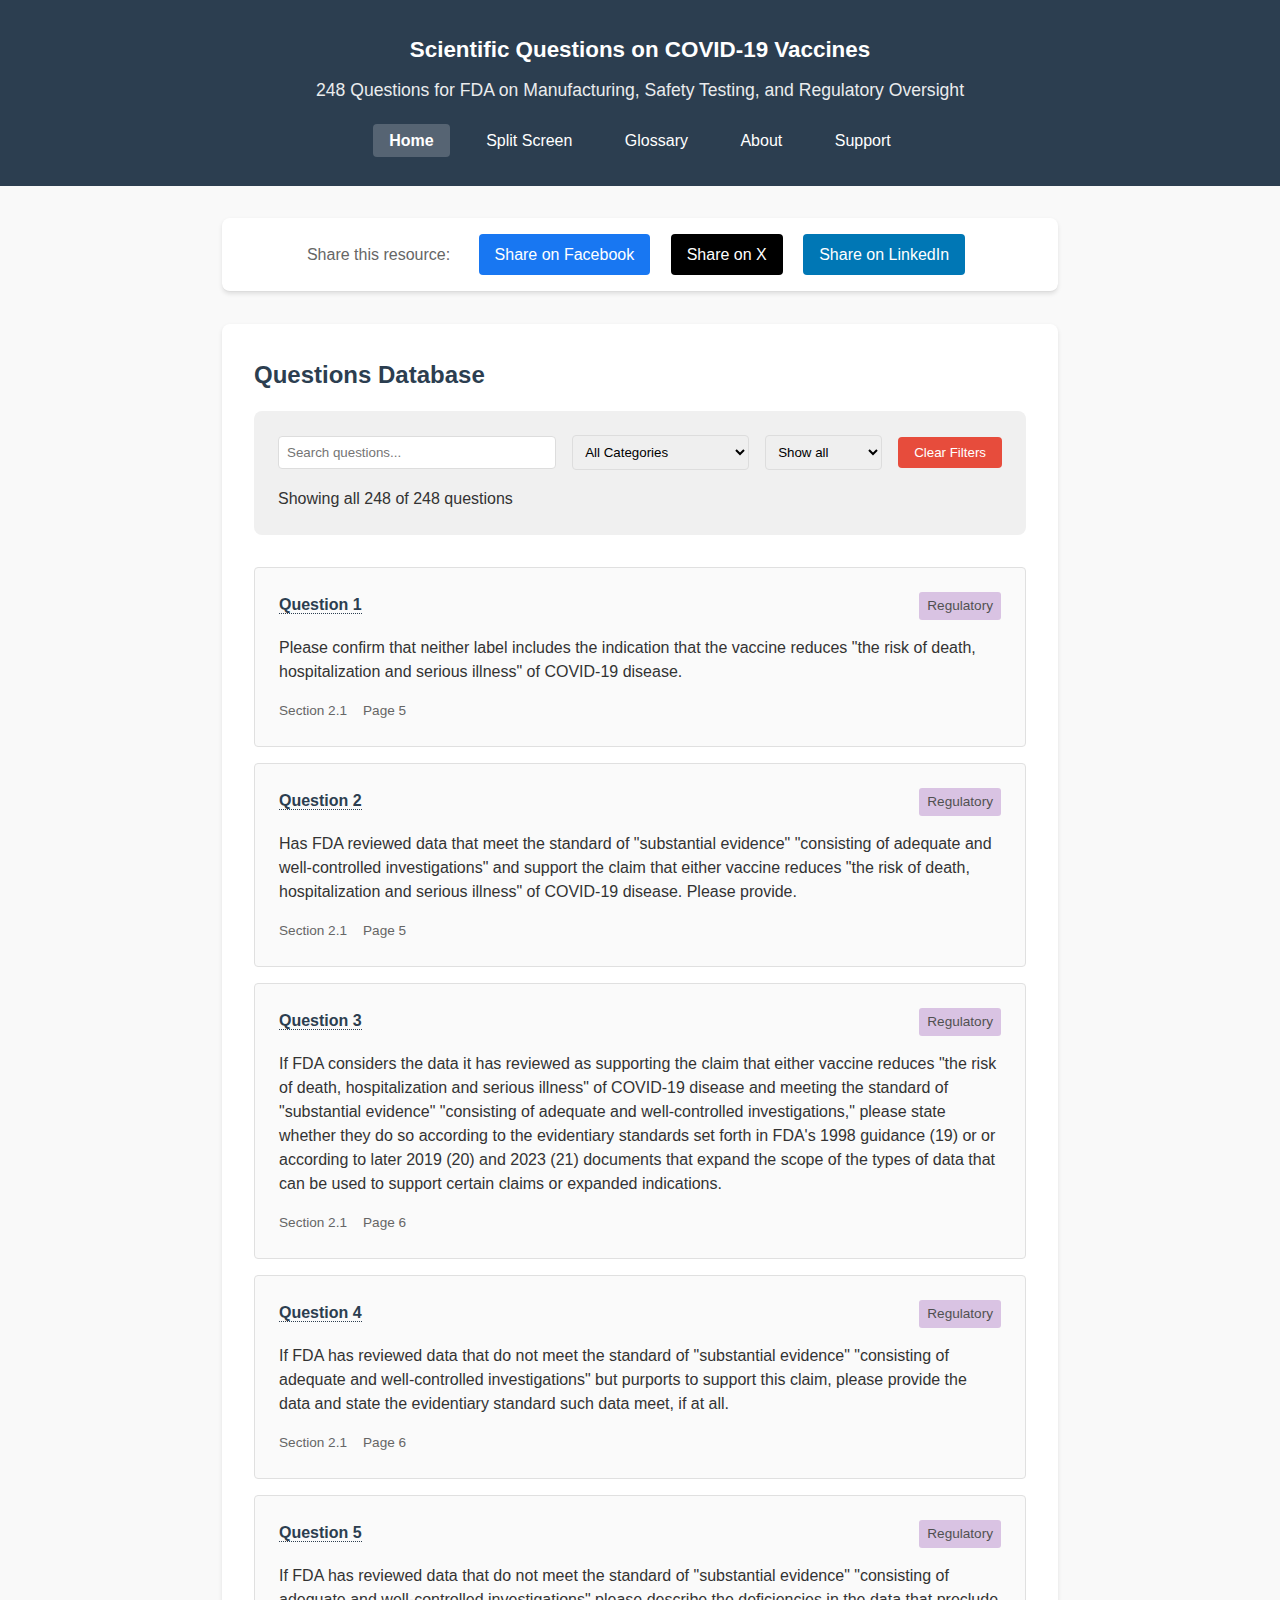
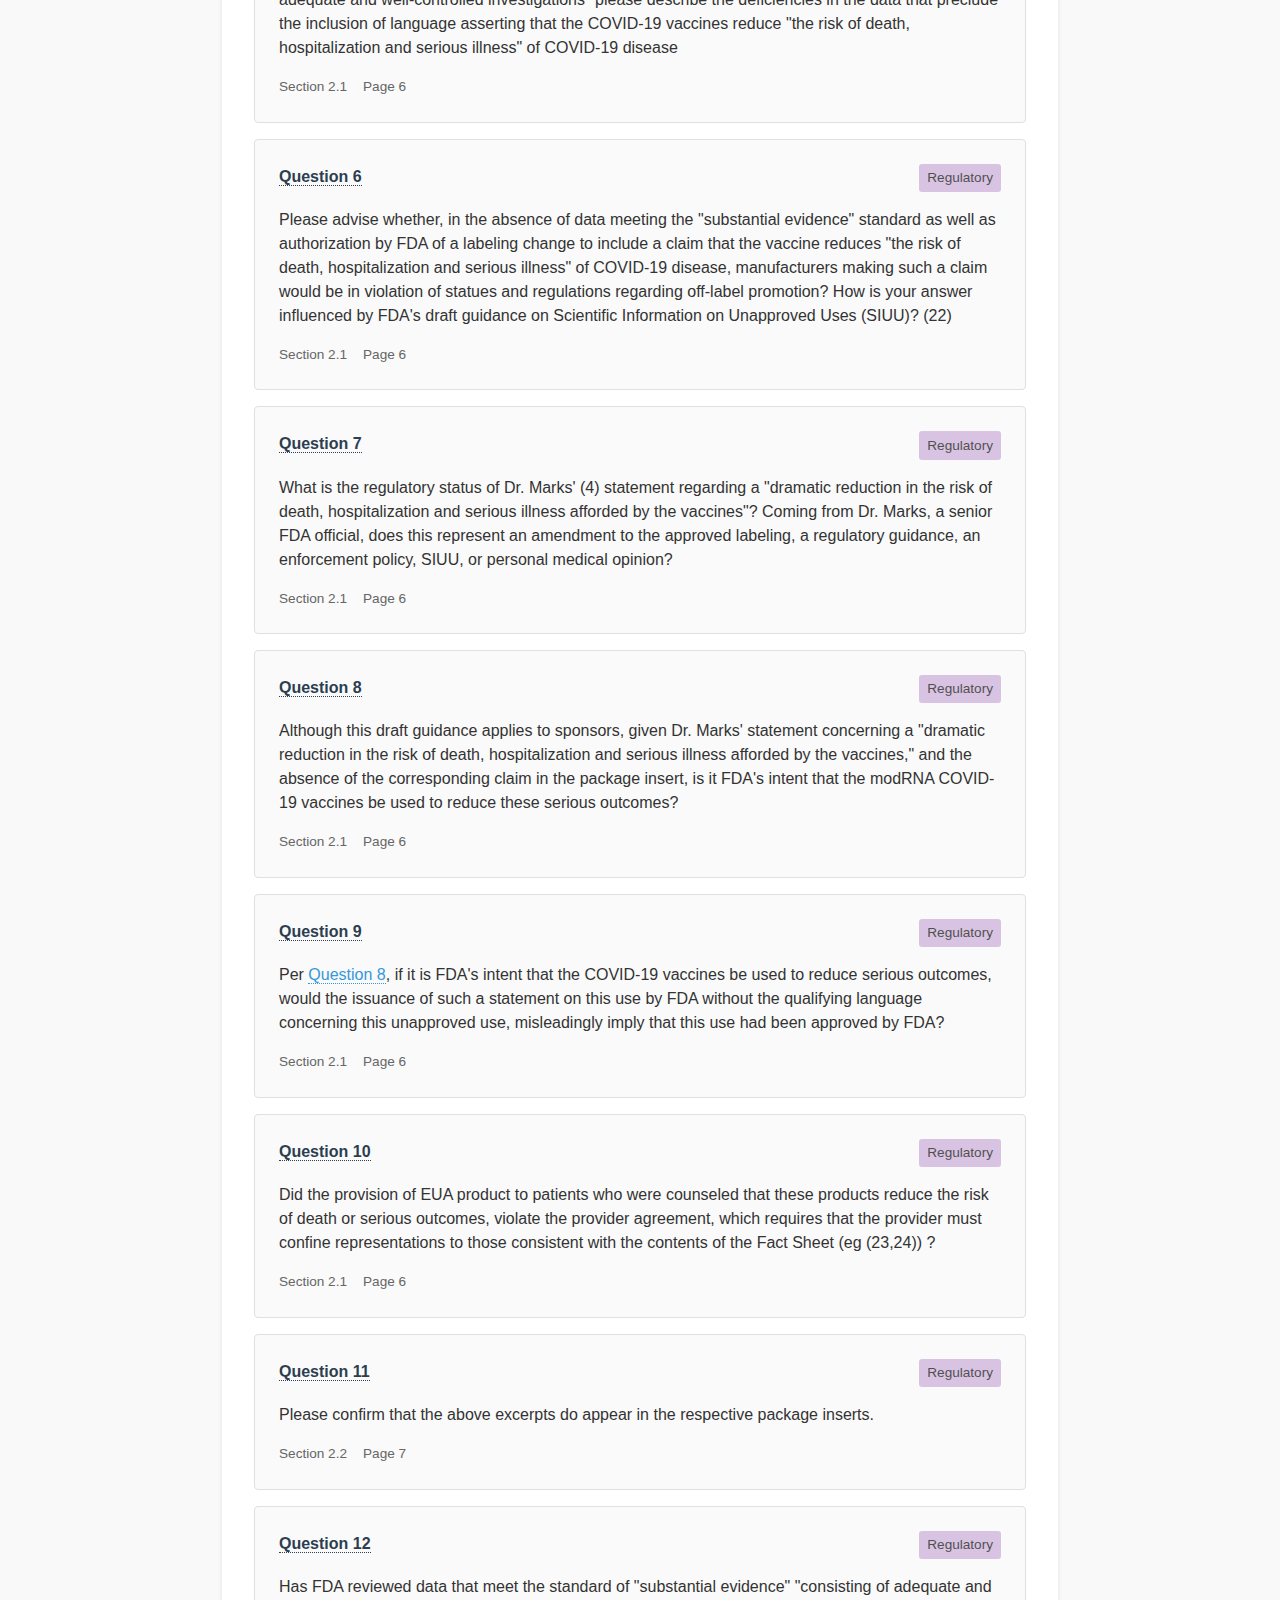
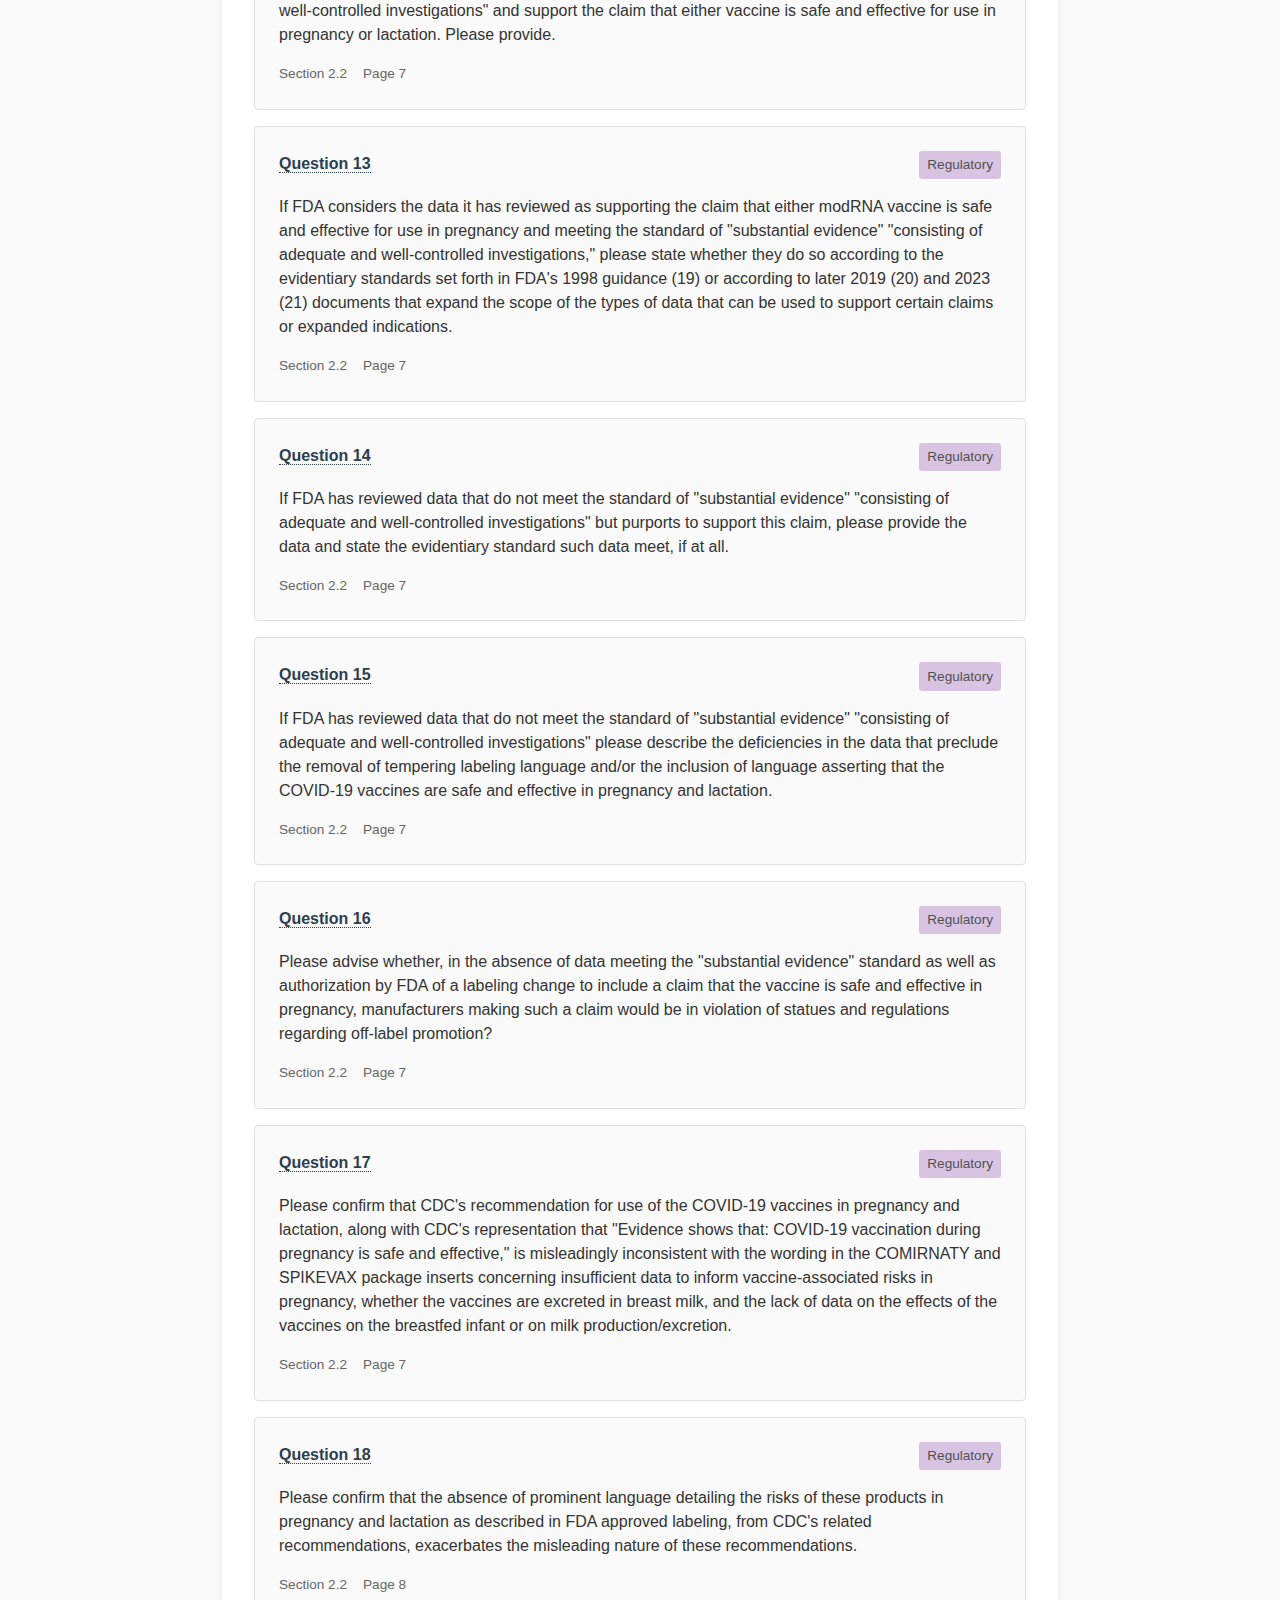
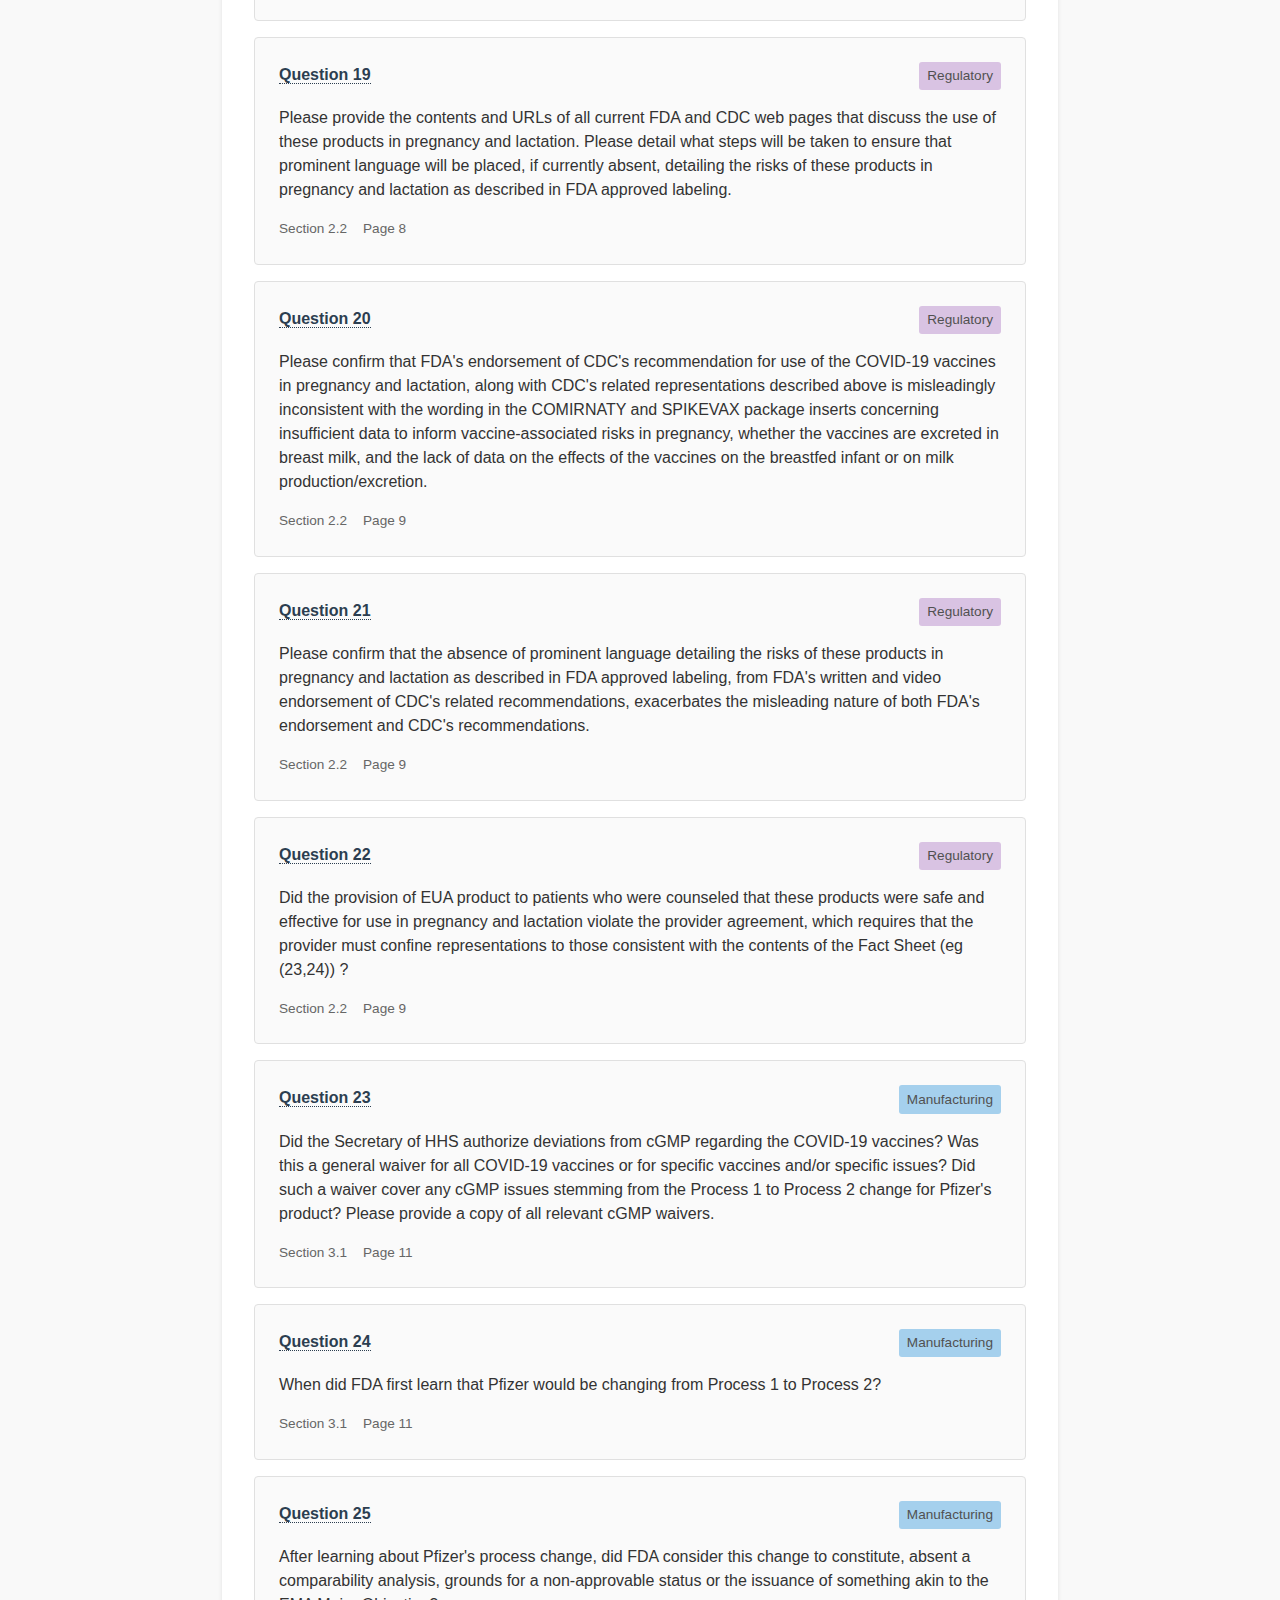
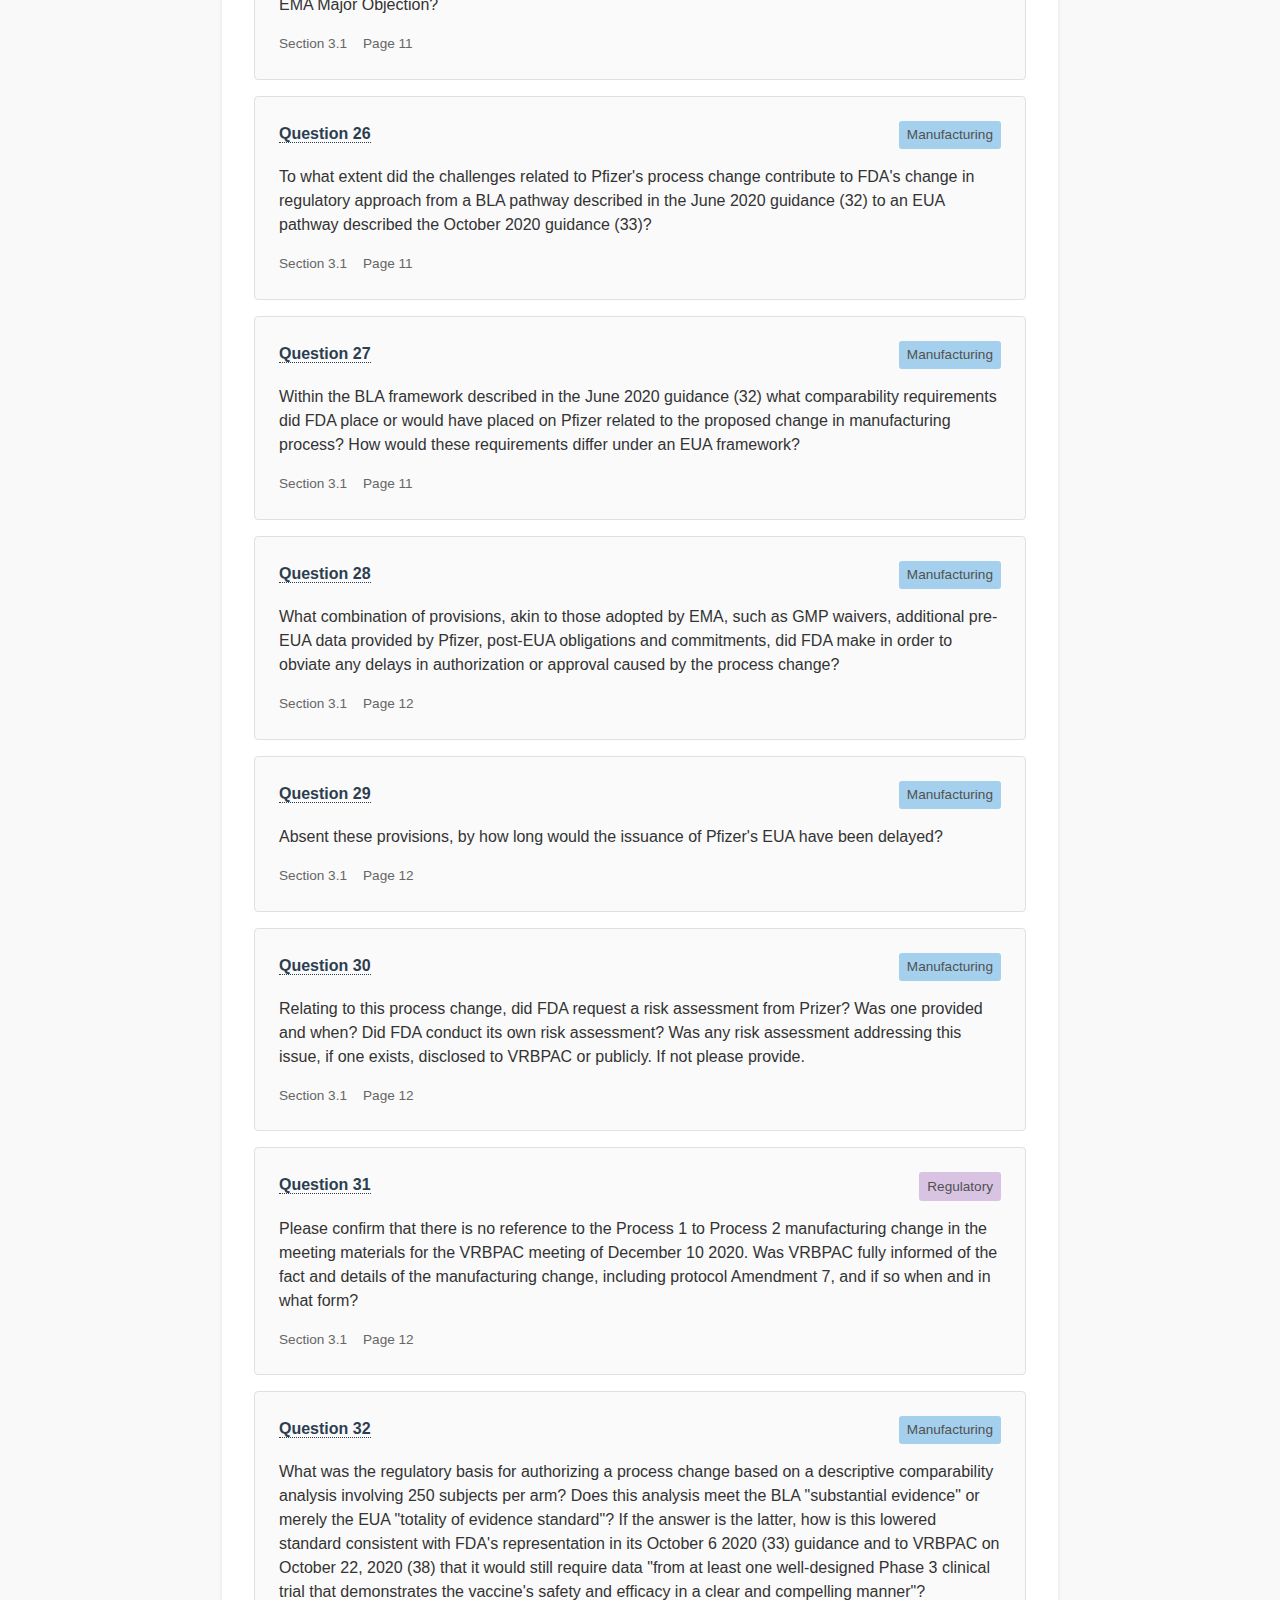
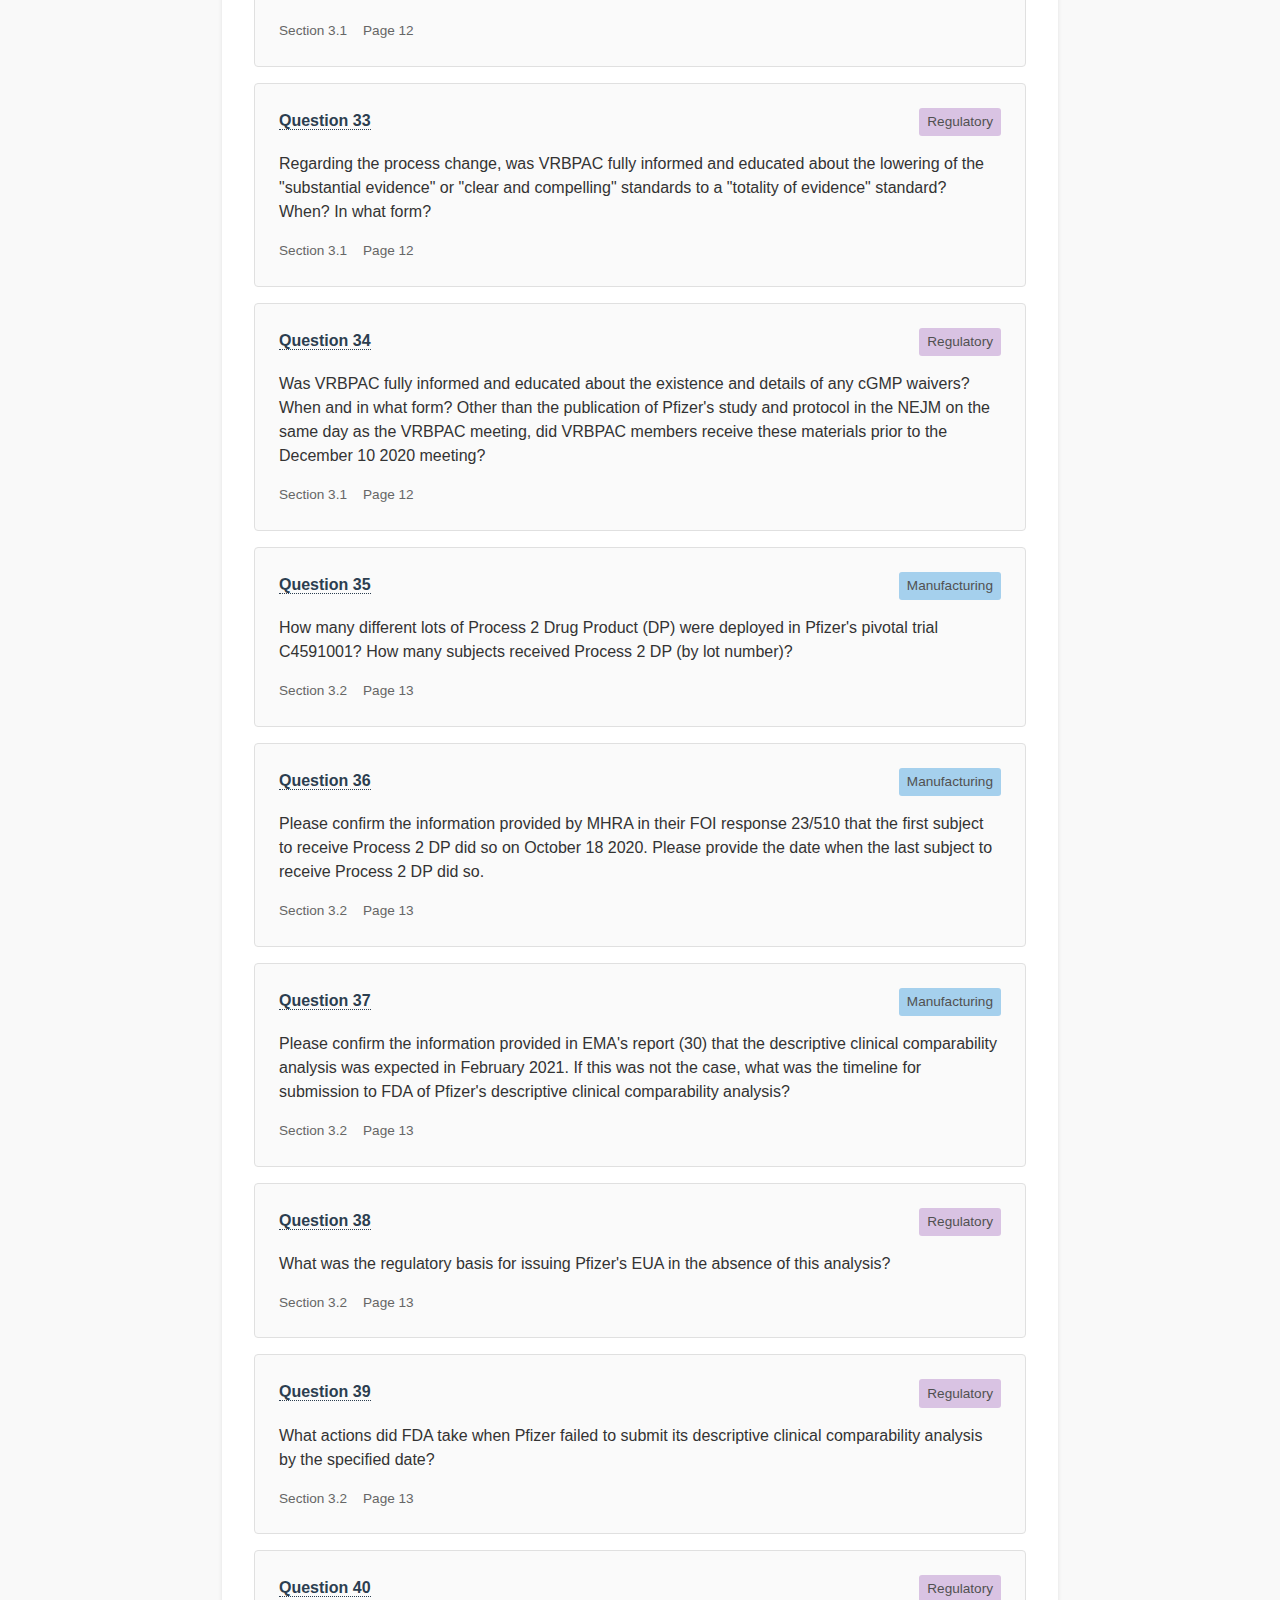
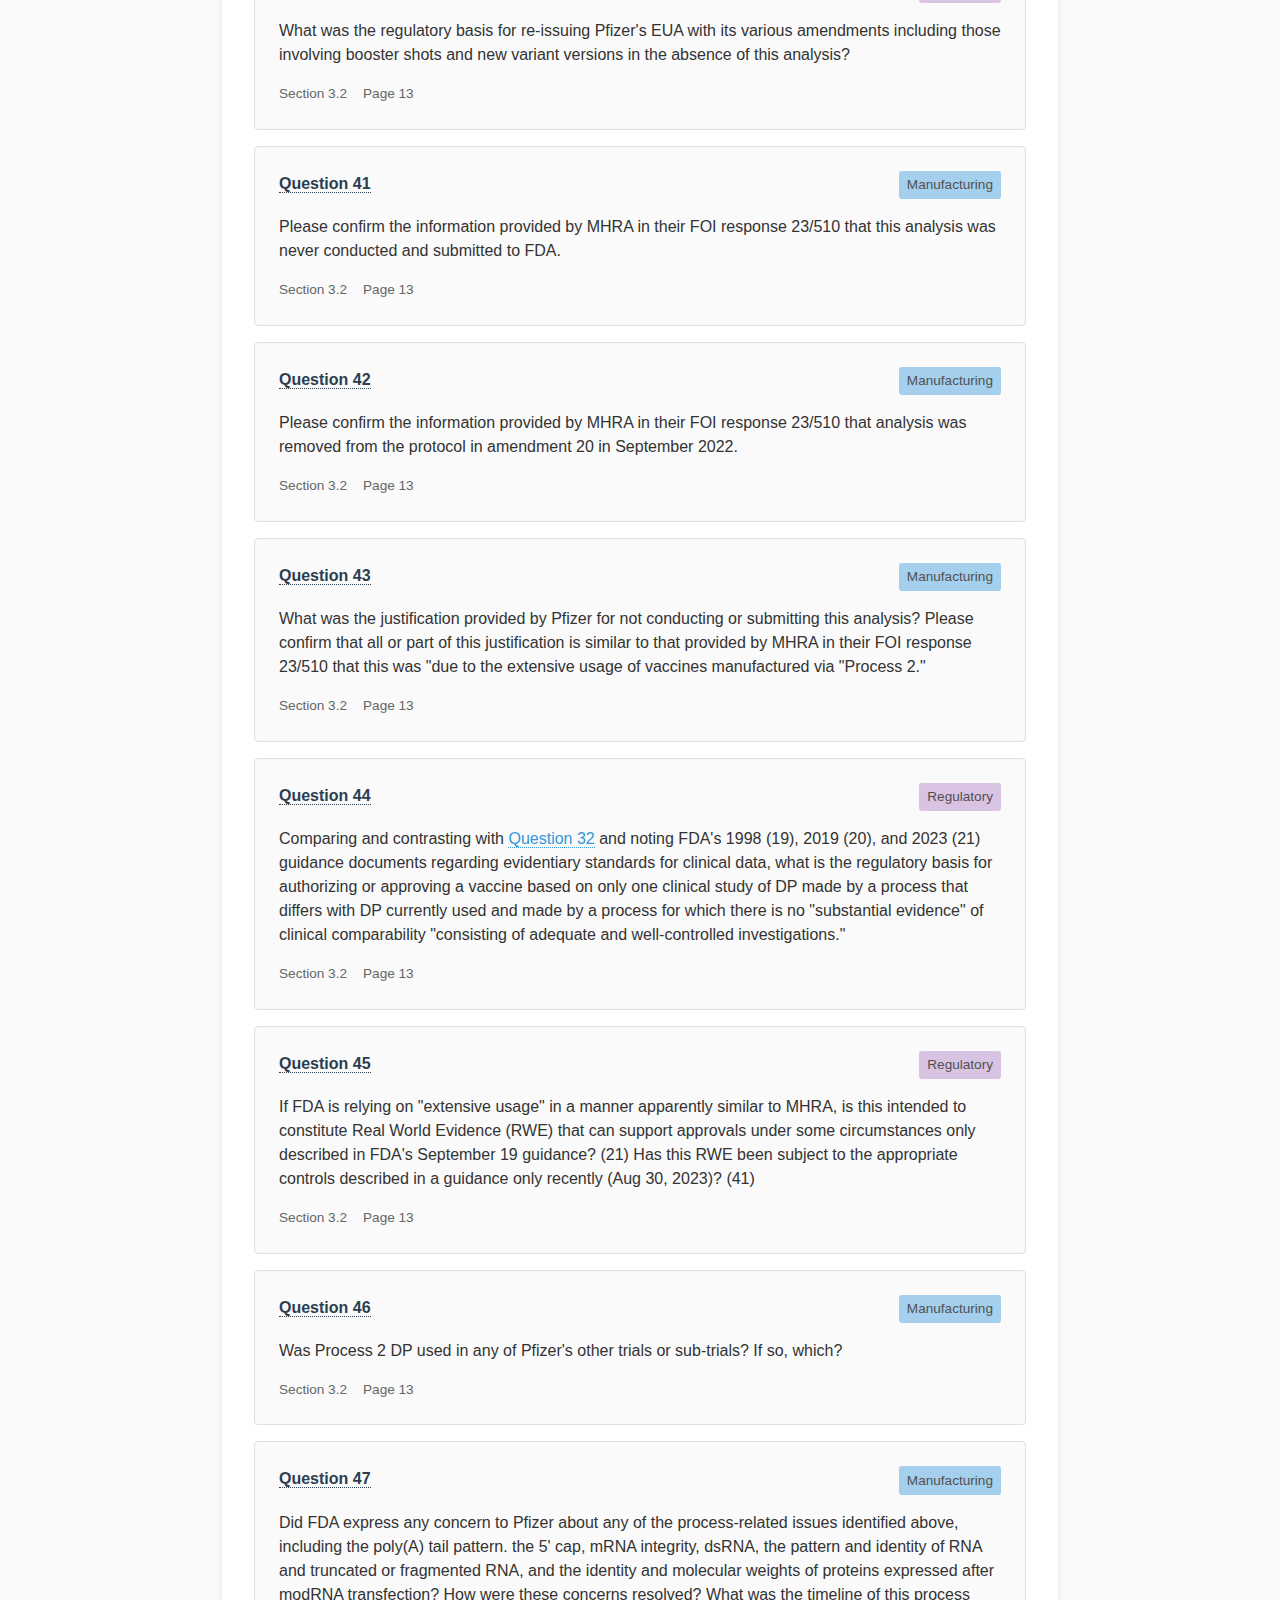
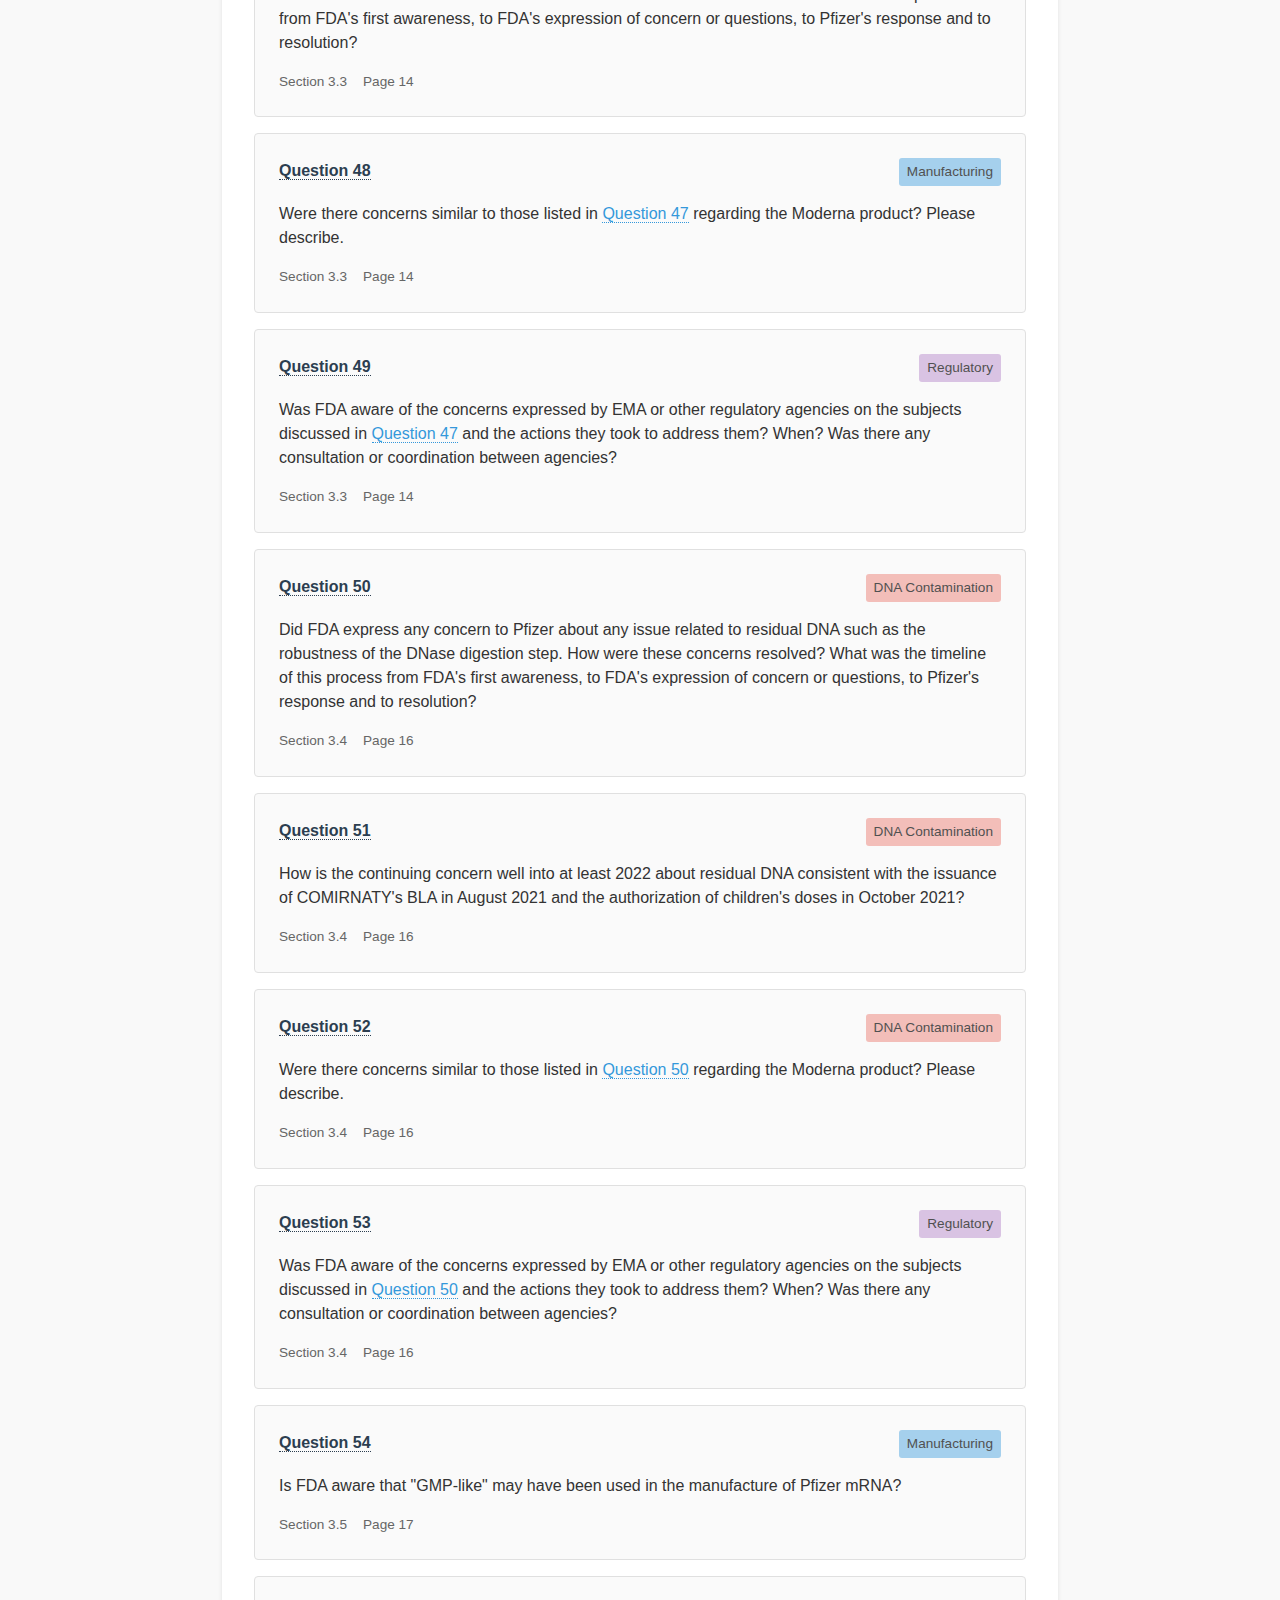
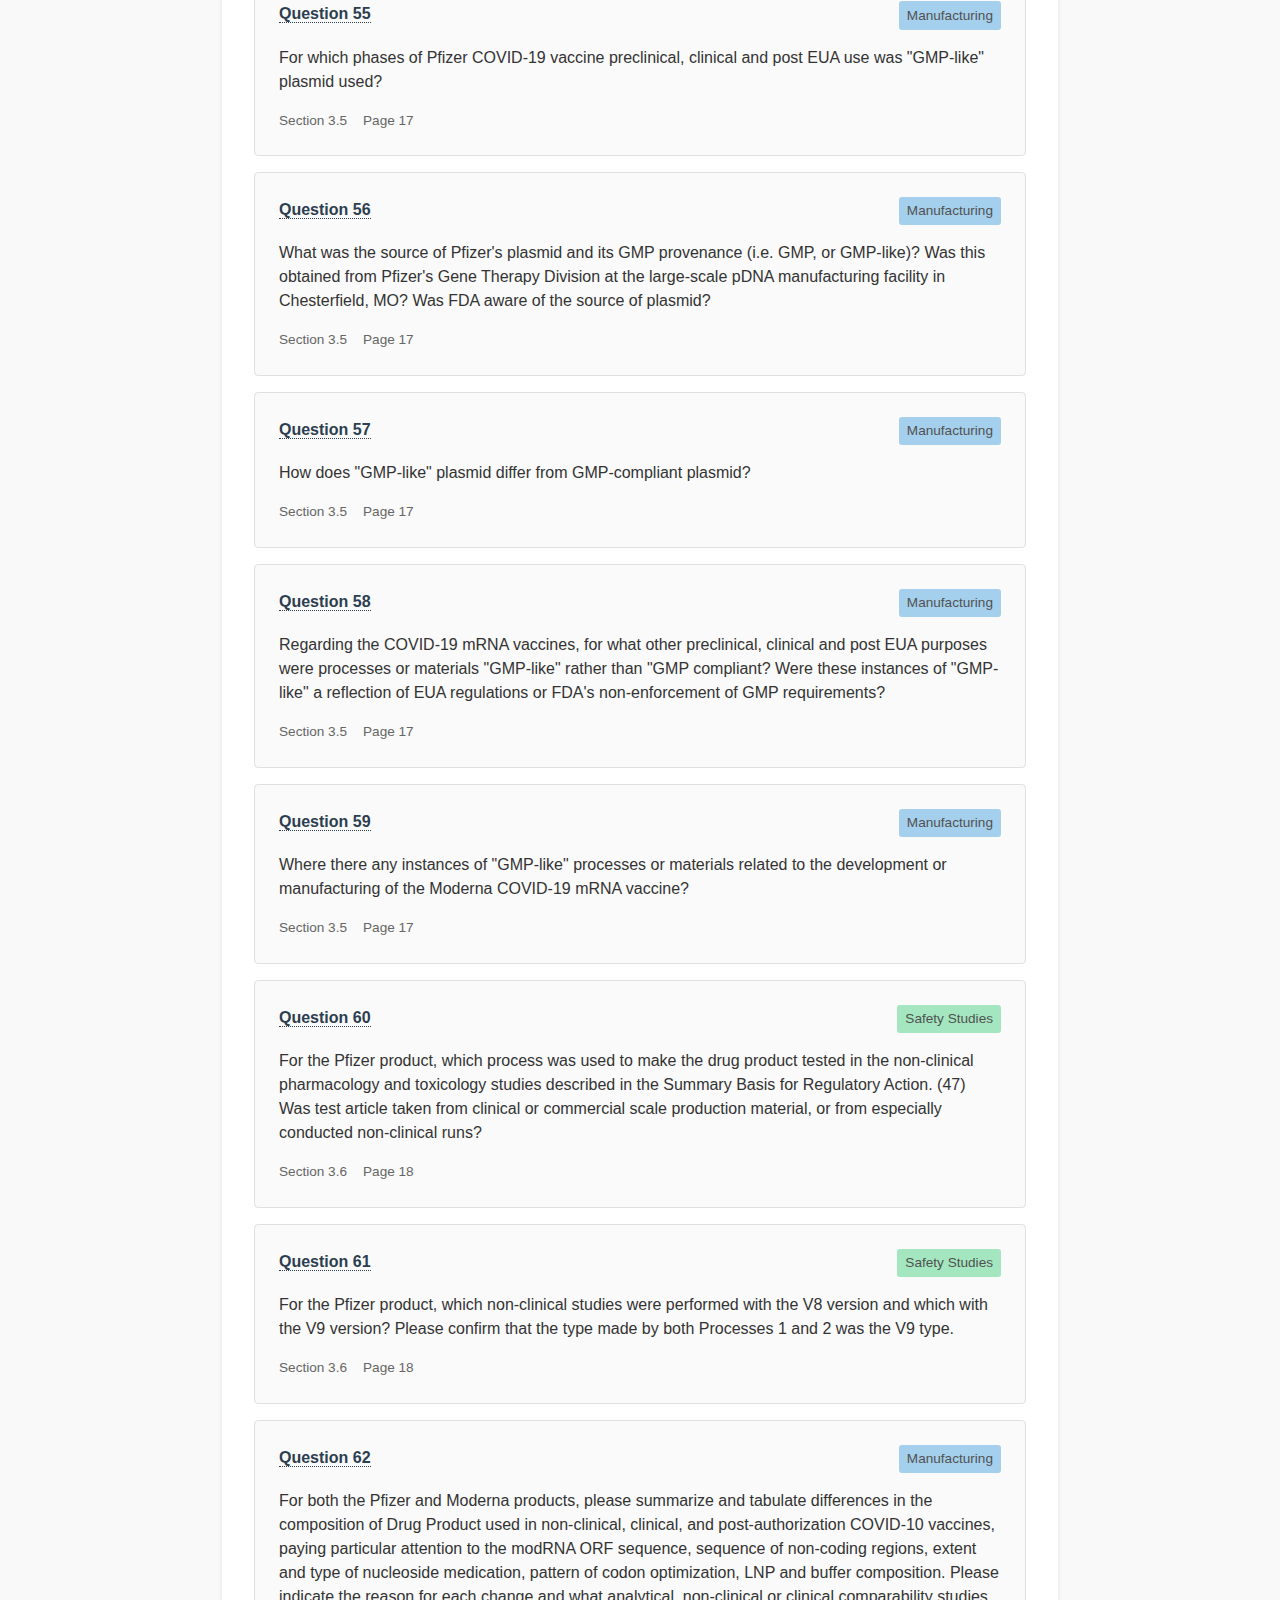
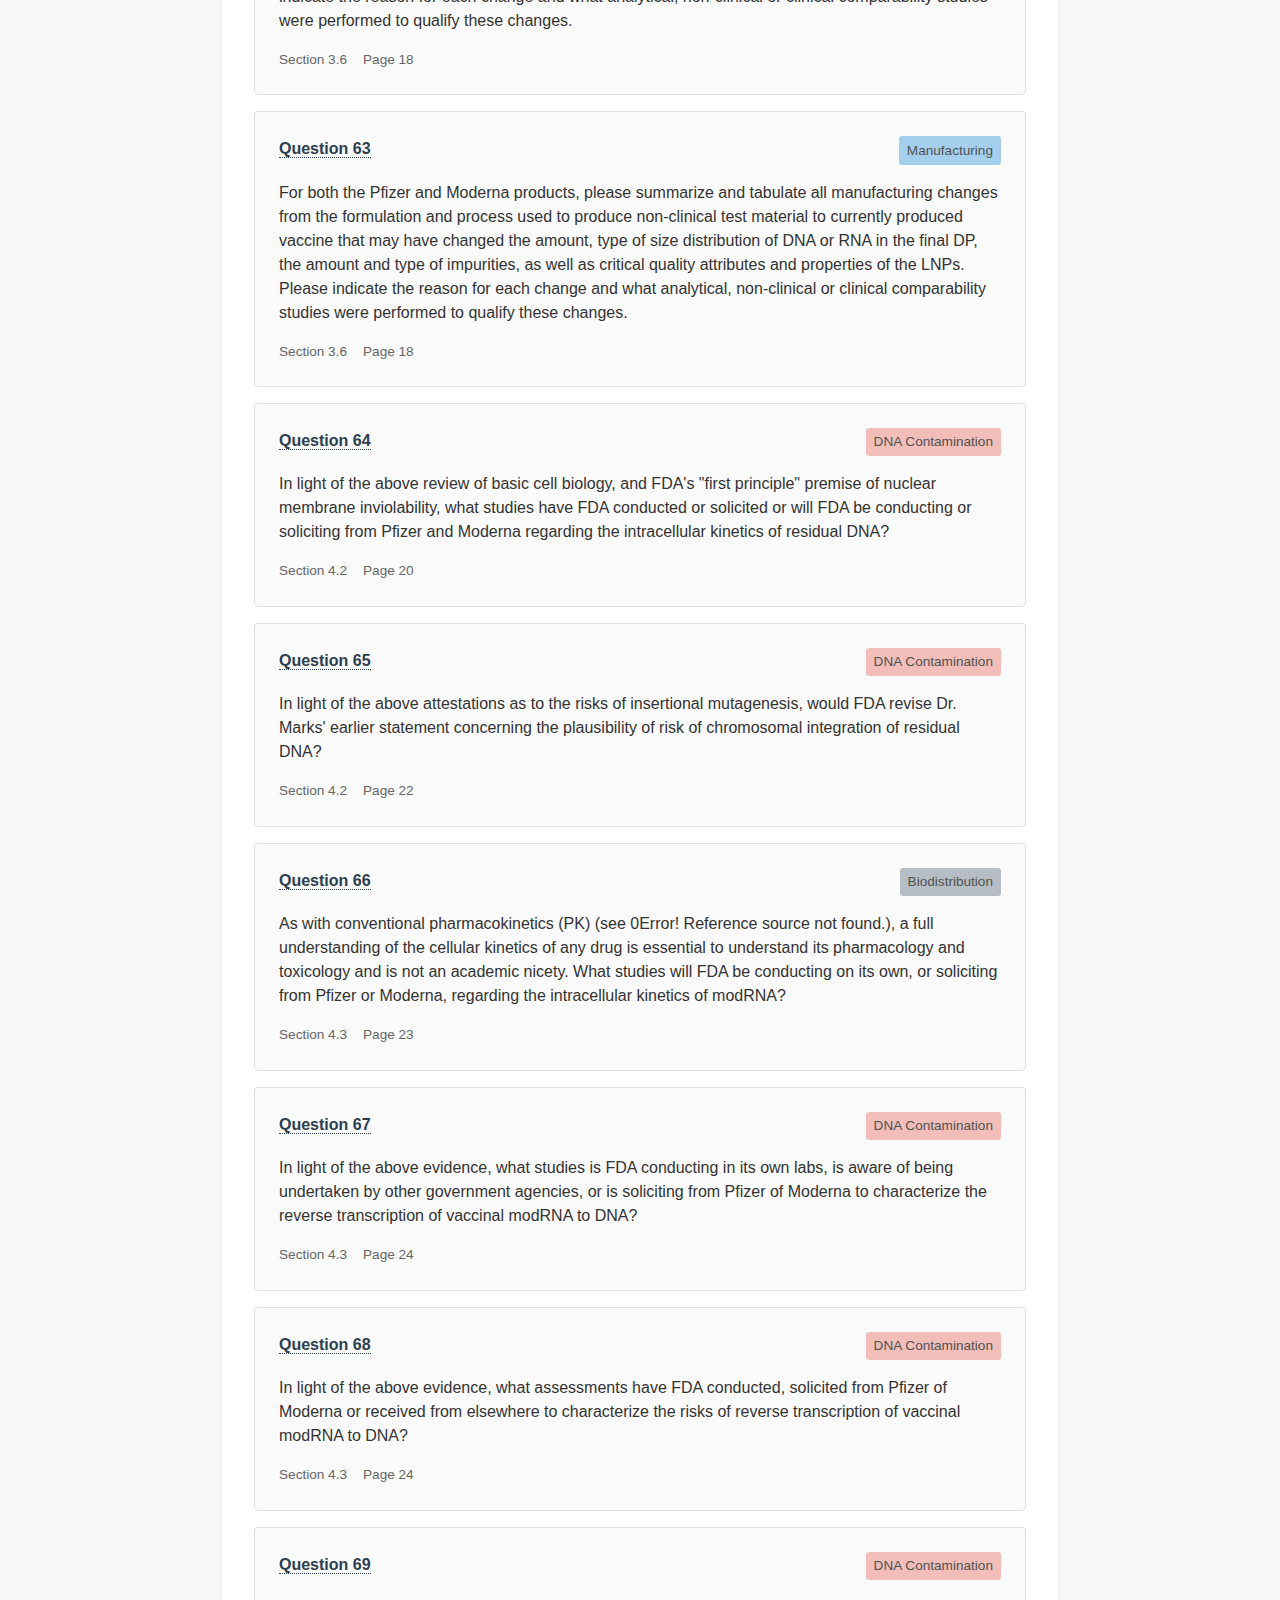
<file: index.html>
<!DOCTYPE html>
<html lang="en">
<head>
    <meta charset="UTF-8">
    <meta name="viewport" content="width=device-width, initial-scale=1.0">
    <title>FDA COVID-19 Vaccine Questions</title>
    <meta name="description" content="248 scientific questions regarding COVID-19 vaccine manufacturing, safety testing, and regulatory oversight">

    <!-- Open Graph / Facebook -->
    <meta property="og:type" content="website">
    <meta property="og:url" content="https://248questions.org/">
    <meta property="og:title" content="248 Scientific Questions for FDA on COVID-19 Vaccines">
    <meta property="og:description" content="Scientific questions regarding COVID-19 vaccine manufacturing, safety testing, and regulatory oversight">
    <meta property="og:image" content="https://248questions.org/images/og-image.png">

    <!-- Twitter -->
    <meta property="twitter:card" content="summary_large_image">
    <meta property="twitter:url" content="https://248questions.org/">
    <meta property="twitter:title" content="248 Scientific Questions for FDA on COVID-19 Vaccines">
    <meta property="twitter:description" content="Scientific questions regarding COVID-19 vaccine manufacturing, safety testing, and regulatory oversight">
    <meta property="twitter:image" content="https://248questions.org/images/og-image.png">

    <link rel="stylesheet" href="style.css">
</head>
<body>
    <header>
        <h1>Scientific Questions on COVID-19 Vaccines</h1>
        <p class="subtitle">248 Questions for FDA on Manufacturing, Safety Testing, and Regulatory Oversight</p>
        <nav>
            <a href="index.html" class="active">Home</a>
            <a href="split-screen.html">Split Screen</a>
            <a href="glossary.html">Glossary</a>
            <a href="about.html">About</a>
            <a href="support.html">Support</a>
        </nav>
    </header>

    <main>
        <!-- Social Share Section -->
        <section id="social-share" style="text-align: center; padding: 1rem 0; background: white; border-bottom: 1px solid #ddd;">
            <div style="max-width: 800px; margin: 0 auto;">
                <span style="margin-right: 1rem; color: #666;">Share this resource:</span>

                <!-- Facebook Share -->
                <a href="https://www.facebook.com/sharer/sharer.php?u=https://248questions.org"
                   target="_blank"
                   rel="noopener noreferrer"
                   style="display: inline-block; margin: 0 0.5rem; padding: 0.5rem 1rem; background: #1877f2; color: white; text-decoration: none; border-radius: 4px;">
                    Share on Facebook
                </a>

                <!-- X (Twitter) Share -->
                <a href="https://twitter.com/intent/tweet?text=248%20Scientific%20Questions%20for%20FDA%20on%20COVID-19%20Vaccine%20Manufacturing%2C%20Safety%20Testing%2C%20and%20Regulatory%20Oversight&url=https://248questions.org"
                   target="_blank"
                   rel="noopener noreferrer"
                   style="display: inline-block; margin: 0 0.5rem; padding: 0.5rem 1rem; background: #000000; color: white; text-decoration: none; border-radius: 4px;">
                    Share on X
                </a>

                <!-- LinkedIn Share -->
                <a href="https://www.linkedin.com/sharing/share-offsite/?url=https://248questions.org"
                   target="_blank"
                   rel="noopener noreferrer"
                   style="display: inline-block; margin: 0 0.5rem; padding: 0.5rem 1rem; background: #0077b5; color: white; text-decoration: none; border-radius: 4px;">
                    Share on LinkedIn
                </a>
            </div>
        </section>

        <section id="questions">
            <h2>Questions Database</h2>

            <div class="filters">
                <input type="text" id="searchBox" placeholder="Search questions...">

                <select id="categoryFilter">
                    <option value="">All Categories</option>
                    <option value="manufacturing">Manufacturing Process</option>
                    <option value="dna">DNA Contamination</option>
                    <option value="safety">Safety Studies</option>
                    <option value="regulatory">Regulatory Compliance</option>
                    <option value="genotoxicity">Genotoxicity</option>
                    <option value="biodistribution">Biodistribution</option>
                    <option value="frameshift">Frameshift Proteins</option>
                </select>

                <select id="perPageFilter">
                    <option value="25">25 per page</option>
                    <option value="50">50 per page</option>
                    <option value="75">75 per page</option>
                    <option value="100">100 per page</option>
                    <option value="all" selected>Show all</option>
                </select>

                <button id="clearFilters">Clear Filters</button>
                <span id="questionCount"></span>
            </div>

            <div id="questionsList"></div>

            <div id="pagination" class="pagination"></div>
        </section>
    </main>

    <footer>
        <p>&copy; 2025 David Wiseman, PhD, MRPharmS & Maria Gutschi, BScPhm, PharmD</p>
        <p class="disclaimer">This website presents scientific questions and analysis. It is not medical advice.</p>
    </footer>

    <script src="questions.js"></script>
    <script src="script.js"></script>
    <script src="common.js"></script>
</body>
</html>
</file>
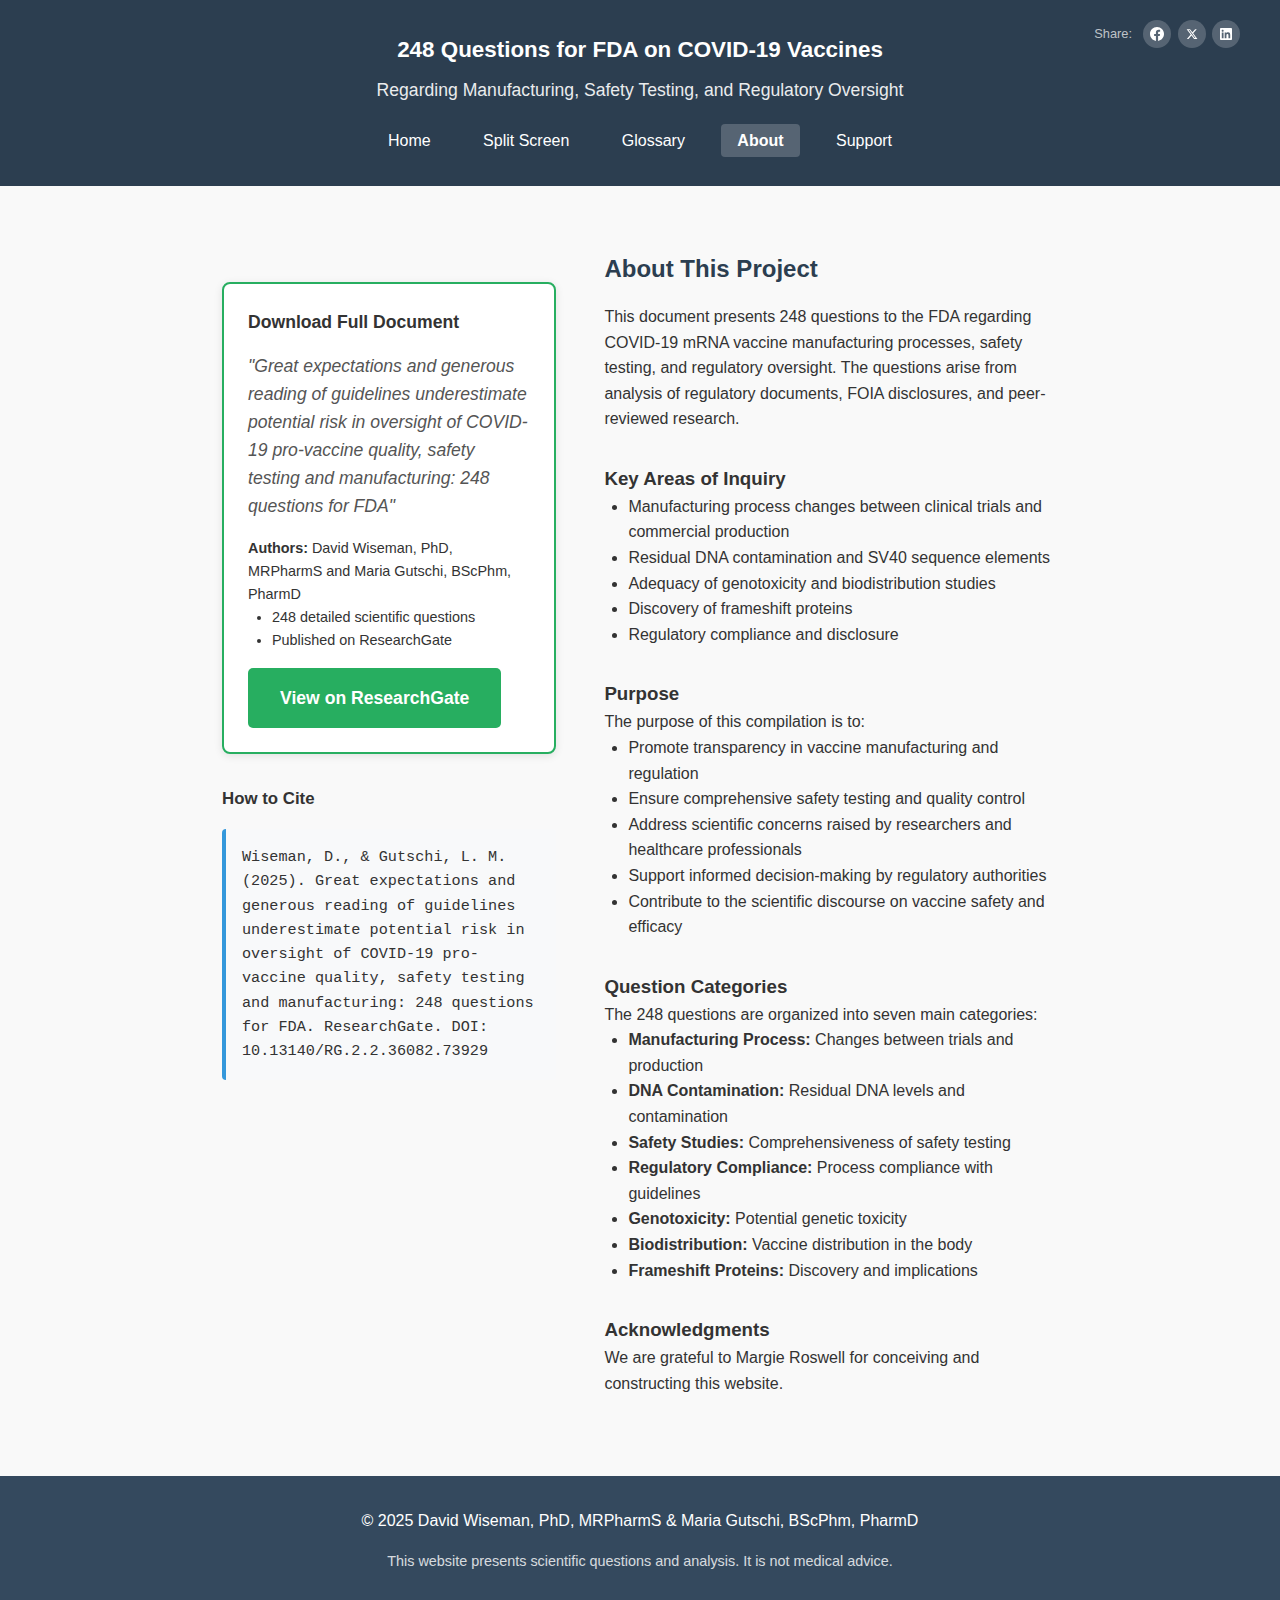
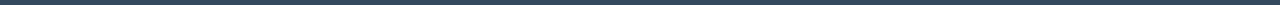
<file: about.html>
<!DOCTYPE html>
<html lang="en">
<head>
    <meta charset="UTF-8">
    <meta name="viewport" content="width=device-width, initial-scale=1.0">
    <title>About - 248 Scientific Questions on COVID-19 Vaccines</title>
    <meta name="description" content="About the 248 scientific questions regarding COVID-19 vaccine manufacturing, safety testing, and regulatory oversight">

    <!-- Open Graph / Facebook -->
    <meta property="og:type" content="website">
    <meta property="og:url" content="https://248questions.com/about.html">
    <meta property="og:title" content="About | 248 Scientific Questions for FDA on COVID-19 Vaccines">
    <meta property="og:description" content="Re: Manufacturing, safety testing, and regulatory oversight">
    <meta property="og:image" content="https://248questions.com/images/og-image.png">
    <meta property="og:image:width" content="1199">
    <meta property="og:image:height" content="627">

    <!-- Twitter -->
    <meta property="twitter:card" content="summary_large_image">
    <meta property="twitter:url" content="https://248questions.com/about.html">
    <meta property="twitter:title" content="About | 248 Scientific Questions for FDA on COVID-19 Vaccines">
    <meta property="twitter:description" content="Re: Manufacturing, safety testing, and regulatory oversight">
    <meta property="twitter:image" content="https://248questions.com/images/og-image.png">

    <!-- Favicons -->
    <link rel="icon" type="image/x-icon" href="images/favicon.ico">
    <link rel="icon" type="image/png" sizes="32x32" href="images/favicon-32x32.png">
    <link rel="icon" type="image/png" sizes="16x16" href="images/favicon-16x16.png">
    <link rel="apple-touch-icon" sizes="180x180" href="images/apple-touch-icon.png">
    <link rel="icon" type="image/png" sizes="192x192" href="images/android-chrome-192x192.png">
    <link rel="icon" type="image/png" sizes="512x512" href="images/android-chrome-512x512.png">

    <!-- Google tag (gtag.js) -->
    <script async src="https://www.googletagmanager.com/gtag/js?id=G-JCHEJ2N16Q"></script>
    <script>
      window.dataLayer = window.dataLayer || [];
      function gtag(){dataLayer.push(arguments);}
      gtag('js', new Date());

      gtag('config', 'G-JCHEJ2N16Q');
    </script>

    <link rel="stylesheet" href="style.css">
    <style>
        .two-column-layout {
            display: flex;
            gap: 3rem;
            margin-top: 2rem;
        }
        .column-left {
            flex: 0 0 40%;
            font-size: 0.9rem;
        }
        .column-right {
            flex: 1;
        }
        .column-left ul, .column-right ul {
            margin-left: 1.5rem;
        }
        .column-right h3, .column-left h3 {
            margin-top: 2rem;
        }
        .column-right h2 + p {
            margin-top: 1rem;
        }
        .download-card {
            background: white;
            padding: 1.5rem;
            border-radius: 8px;
            box-shadow: 0 2px 8px rgba(0,0,0,0.1);
            margin-bottom: 1.5rem;
        }
        .download-btn {
            display: inline-block;
            padding: 12px 30px;
            background: #3498db;
            color: white;
            text-decoration: none;
            border-radius: 5px;
            font-size: 1.1rem;
            transition: background 0.3s;
            margin-top: 1rem;
        }
        .download-btn:hover {
            background: #2980b9;
        }
        .citation-box {
            background: #f8f9fa;
            padding: 1rem;
            border-left: 4px solid #3498db;
            margin: 1rem 0;
        }
        .paper-title {
            font-style: italic;
            color: #555;
            margin: 1rem 0;
        }
        @media (max-width: 768px) {
            .two-column-layout {
                flex-direction: column;
            }
        }
    </style>
</head>
<body>
    <header style="position: relative;">
        <div style="position: absolute; right: 40px; top: 20px; display: flex; gap: 0.4rem; align-items: center;">
            <span style="color: rgba(255,255,255,0.7); font-size: 0.8rem; margin-right: 0.3rem;">Share:</span>
            <!-- Facebook -->
            <a href="https://www.facebook.com/sharer/sharer.php?u=https://248questions.com"
               target="_blank"
               rel="noopener noreferrer"
               title="Share on Facebook"
               style="display: inline-flex; align-items: center; justify-content: center; width: 28px; height: 28px; background: rgba(255,255,255,0.2); color: white; text-decoration: none; border-radius: 50%; transition: background 0.2s;">
                <svg width="14" height="14" viewBox="0 0 24 24" fill="white">
                    <path d="M24 12.073c0-6.627-5.373-12-12-12s-12 5.373-12 12c0 5.99 4.388 10.954 10.125 11.854v-8.385H7.078v-3.47h3.047V9.43c0-3.007 1.792-4.669 4.533-4.669 1.312 0 2.686.235 2.686.235v2.953H15.83c-1.491 0-1.956.925-1.956 1.874v2.25h3.328l-.532 3.47h-2.796v8.385C19.612 23.027 24 18.062 24 12.073z"/>
                </svg>
            </a>
            <!-- X -->
            <a href="https://twitter.com/intent/tweet?text=248%20Scientific%20Questions%20for%20FDA%20on%20COVID-19%20Vaccine%20Manufacturing%2C%20Safety%20Testing%2C%20and%20Regulatory%20Oversight&url=https://248questions.com"
               target="_blank"
               rel="noopener noreferrer"
               title="Share on X"
               style="display: inline-flex; align-items: center; justify-content: center; width: 28px; height: 28px; background: rgba(255,255,255,0.2); color: white; text-decoration: none; border-radius: 50%; transition: background 0.2s;">
                <svg width="12" height="12" viewBox="0 0 24 24" fill="white">
                    <path d="M18.244 2.25h3.308l-7.227 8.26 8.502 11.24H16.17l-5.214-6.817L4.99 21.75H1.68l7.73-8.835L1.254 2.25H8.08l4.713 6.231zm-1.161 17.52h1.833L7.084 4.126H5.117z"/>
                </svg>
            </a>
            <!-- LinkedIn -->
            <a href="https://www.linkedin.com/sharing/share-offsite/?url=https://248questions.com"
               target="_blank"
               rel="noopener noreferrer"
               title="Share on LinkedIn"
               style="display: inline-flex; align-items: center; justify-content: center; width: 28px; height: 28px; background: rgba(255,255,255,0.2); color: white; text-decoration: none; border-radius: 50%; transition: background 0.2s;">
                <svg width="12" height="12" viewBox="0 0 24 24" fill="white">
                    <path d="M20.447 20.452h-3.554v-5.569c0-1.328-.027-3.037-1.852-3.037-1.853 0-2.136 1.445-2.136 2.939v5.667H9.351V9h3.414v1.561h.046c.477-.9 1.637-1.85 3.37-1.85 3.601 0 4.267 2.37 4.267 5.455v6.286zM5.337 7.433c-1.144 0-2.063-.926-2.063-2.065 0-1.138.92-2.063 2.063-2.063 1.14 0 2.064.925 2.064 2.063 0 1.139-.925 2.065-2.064 2.065zm1.782 13.019H3.555V9h3.564v11.452zM22.225 0H1.771C.792 0 0 .774 0 1.729v20.542C0 23.227.792 24 1.771 24h20.451C23.2 24 24 23.227 24 22.271V1.729C24 .774 23.2 0 22.222 0h.003z"/>
                </svg>
            </a>
        </div>
        <style>
            header > div a:hover {
                background: rgba(255,255,255,0.3) !important;
            }
        </style>
        <h1>248 Questions for FDA on COVID-19 Vaccines</h1>
        <p class="subtitle">Regarding Manufacturing, Safety Testing, and Regulatory Oversight</p>
        <nav>
            <a href="index.html">Home</a>
            <a href="split-screen.html">Split Screen</a>
            <a href="glossary.html">Glossary</a>
            <a href="about.html" class="active">About</a>
            <a href="support.html">Support</a>
        </nav>
    </header>

    <main>
        <div class="two-column-layout">
            <!-- Left Column: Download Content -->
            <div class="column-left">
                <div class="download-card">
                    <h3 style="font-size: 1.1rem; margin-top: 0;">Download Full Document</h3>
                    <p class="paper-title">"Great expectations and generous reading of guidelines underestimate potential risk in oversight of COVID-19 pro-vaccine quality, safety testing and manufacturing: 248 questions for FDA"</p>

                    <p><strong>Authors:</strong> David Wiseman, PhD, MRPharmS and Maria Gutschi, BScPhm, PharmD</p>

                    <ul>
                        <li>248 detailed scientific questions</li>
                        <li>Published on ResearchGate</li>
                    </ul>

                    <a href="https://www.researchgate.net/publication/395467231_Great_expectations_and_generous_reading_of_guidelines_underestimate_potential_risk_in_oversight_of_COVID-_19_pro-vaccine_quality_safety_testing_and_manufacturing_248_questions_for_FDA"
                       class="download-btn primary"
                       target="_blank"
                       rel="noopener noreferrer">
                        View on ResearchGate
                    </a>
                </div>

                <h3>How to Cite</h3>
                <div class="citation-box">
                    <p>Wiseman, D., & Gutschi, L. M. (2025). Great expectations and generous reading of guidelines underestimate potential risk in oversight of COVID-19 pro-vaccine quality, safety testing and manufacturing: 248 questions for FDA. ResearchGate. DOI: 10.13140/RG.2.2.36082.73929</p>
                </div>
            </div>

            <!-- Right Column: About Content -->
            <div class="column-right">
                <h2>About This Project</h2>
                <p>This document presents 248 questions to the FDA regarding COVID-19 mRNA vaccine manufacturing processes, safety testing, and regulatory oversight. The questions arise from analysis of regulatory documents, FOIA disclosures, and peer-reviewed research.</p>

                <h3>Key Areas of Inquiry</h3>
                <ul>
                    <li>Manufacturing process changes between clinical trials and commercial production</li>
                    <li>Residual DNA contamination and SV40 sequence elements</li>
                    <li>Adequacy of genotoxicity and biodistribution studies</li>
                    <li>Discovery of frameshift proteins</li>
                    <li>Regulatory compliance and disclosure</li>
                </ul>

                <h3>Purpose</h3>
                <p>The purpose of this compilation is to:</p>
                <ul>
                    <li>Promote transparency in vaccine manufacturing and regulation</li>
                    <li>Ensure comprehensive safety testing and quality control</li>
                    <li>Address scientific concerns raised by researchers and healthcare professionals</li>
                    <li>Support informed decision-making by regulatory authorities</li>
                    <li>Contribute to the scientific discourse on vaccine safety and efficacy</li>
                </ul>

                <h3>Question Categories</h3>
                <p>The 248 questions are organized into seven main categories:</p>
                <ul>
                    <li><strong>Manufacturing Process:</strong> Changes between trials and production</li>
                    <li><strong>DNA Contamination:</strong> Residual DNA levels and contamination</li>
                    <li><strong>Safety Studies:</strong> Comprehensiveness of safety testing</li>
                    <li><strong>Regulatory Compliance:</strong> Process compliance with guidelines</li>
                    <li><strong>Genotoxicity:</strong> Potential genetic toxicity</li>
                    <li><strong>Biodistribution:</strong> Vaccine distribution in the body</li>
                    <li><strong>Frameshift Proteins:</strong> Discovery and implications</li>
                </ul>

                <h3>Acknowledgments</h3>
                <p>We are grateful to Margie Roswell for conceiving and constructing this website.</p>
            </div>
        </div>
    </main>

    <footer>
        <p>&copy; 2025 David Wiseman, PhD, MRPharmS & Maria Gutschi, BScPhm, PharmD</p>
        <p class="disclaimer">This website presents scientific questions and analysis. It is not medical advice.</p>
    </footer>

    <script src="common.js"></script>
</body>
</html>
</file>
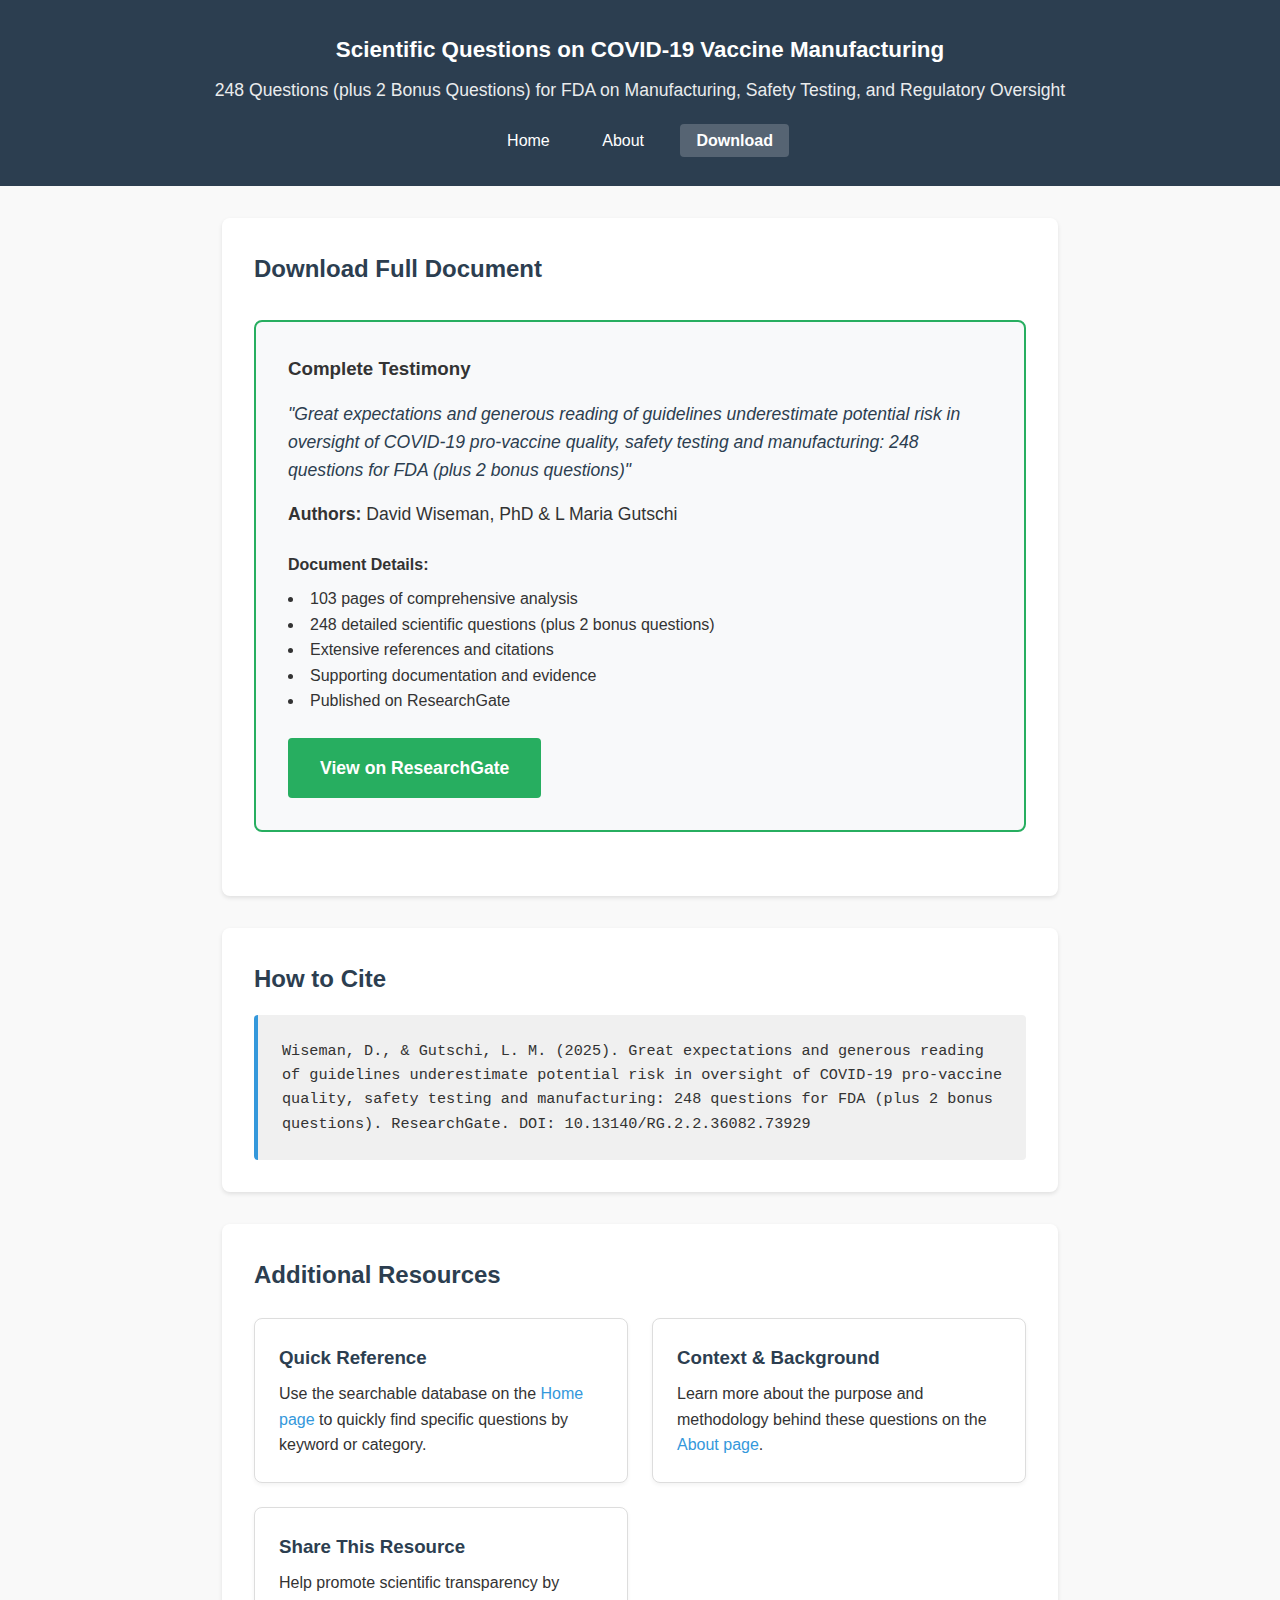
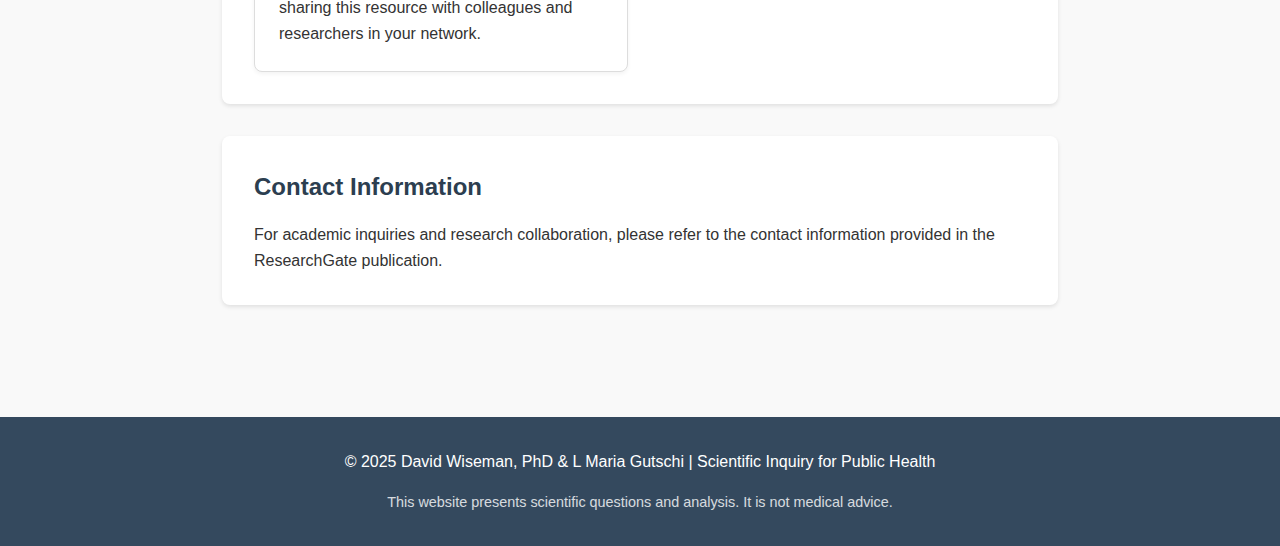
<file: download.html>
<!DOCTYPE html>
<html lang="en">
<head>
    <meta charset="UTF-8">
    <meta name="viewport" content="width=device-width, initial-scale=1.0">
    <title>Download - FDA COVID-19 Vaccine Manufacturing Questions</title>
    <meta name="description" content="Download the complete document with 248 scientific questions (plus 2 bonus questions) regarding COVID-19 vaccine manufacturing">
    <link rel="stylesheet" href="style.css">
</head>
<body>
    <header>
        <h1>Scientific Questions on COVID-19 Vaccine Manufacturing</h1>
        <p class="subtitle">248 Questions (plus 2 Bonus Questions) for FDA on Manufacturing, Safety Testing, and Regulatory Oversight</p>
        <nav>
            <a href="index.html">Home</a>
            <a href="about.html">About</a>
            <a href="download.html" class="active">Download</a>
        </nav>
    </header>

    <main>
        <section id="download-main">
            <h2>Download Full Document</h2>

            <div class="download-card">
                <h3>Complete Testimony</h3>
                <p class="paper-title">"Great expectations and generous reading of guidelines underestimate potential risk in oversight of COVID-19 pro-vaccine quality, safety testing and manufacturing: 248 questions for FDA (plus 2 bonus questions)"</p>

                <div class="authors">
                    <p><strong>Authors:</strong> David Wiseman, PhD & L Maria Gutschi</p>
                </div>

                <div class="document-info">
                    <h4>Document Details:</h4>
                    <ul>
                        <li>103 pages of comprehensive analysis</li>
                        <li>248 detailed scientific questions (plus 2 bonus questions)</li>
                        <li>Extensive references and citations</li>
                        <li>Supporting documentation and evidence</li>
                        <li>Published on ResearchGate</li>
                    </ul>
                </div>

                <a href="https://www.researchgate.net/publication/395467231_Great_expectations_and_generous_reading_of_guidelines_underestimate_potential_risk_in_oversight_of_COVID-_19_pro-vaccine_quality_safety_testing_and_manufacturing_248_questions_for_FDA"
                   class="download-btn primary"
                   target="_blank"
                   rel="noopener noreferrer">
                    View on ResearchGate
                </a>
            </div>
        </section>

        <section id="citation">
            <h2>How to Cite</h2>
            <div class="citation-box">
                <p>Wiseman, D., & Gutschi, L. M. (2025). Great expectations and generous reading of guidelines underestimate potential risk in oversight of COVID-19 pro-vaccine quality, safety testing and manufacturing: 248 questions for FDA (plus 2 bonus questions). ResearchGate. DOI: 10.13140/RG.2.2.36082.73929</p>
            </div>
        </section>

        <section id="additional-resources">
            <h2>Additional Resources</h2>
            <div class="resources-grid">
                <div class="resource-card">
                    <h3>Quick Reference</h3>
                    <p>Use the searchable database on the <a href="index.html">Home page</a> to quickly find specific questions by keyword or category.</p>
                </div>
                <div class="resource-card">
                    <h3>Context & Background</h3>
                    <p>Learn more about the purpose and methodology behind these questions on the <a href="about.html">About page</a>.</p>
                </div>
                <div class="resource-card">
                    <h3>Share This Resource</h3>
                    <p>Help promote scientific transparency by sharing this resource with colleagues and researchers in your network.</p>
                </div>
            </div>
        </section>

        <section id="contact">
            <h2>Contact Information</h2>
            <p>For academic inquiries and research collaboration, please refer to the contact information provided in the ResearchGate publication.</p>
        </section>
    </main>

    <footer>
        <p>&copy; 2025 David Wiseman, PhD & L Maria Gutschi | Scientific Inquiry for Public Health</p>
        <p class="disclaimer">This website presents scientific questions and analysis. It is not medical advice.</p>
    </footer>

    <script src="common.js"></script>
</body>
</html>
</file>
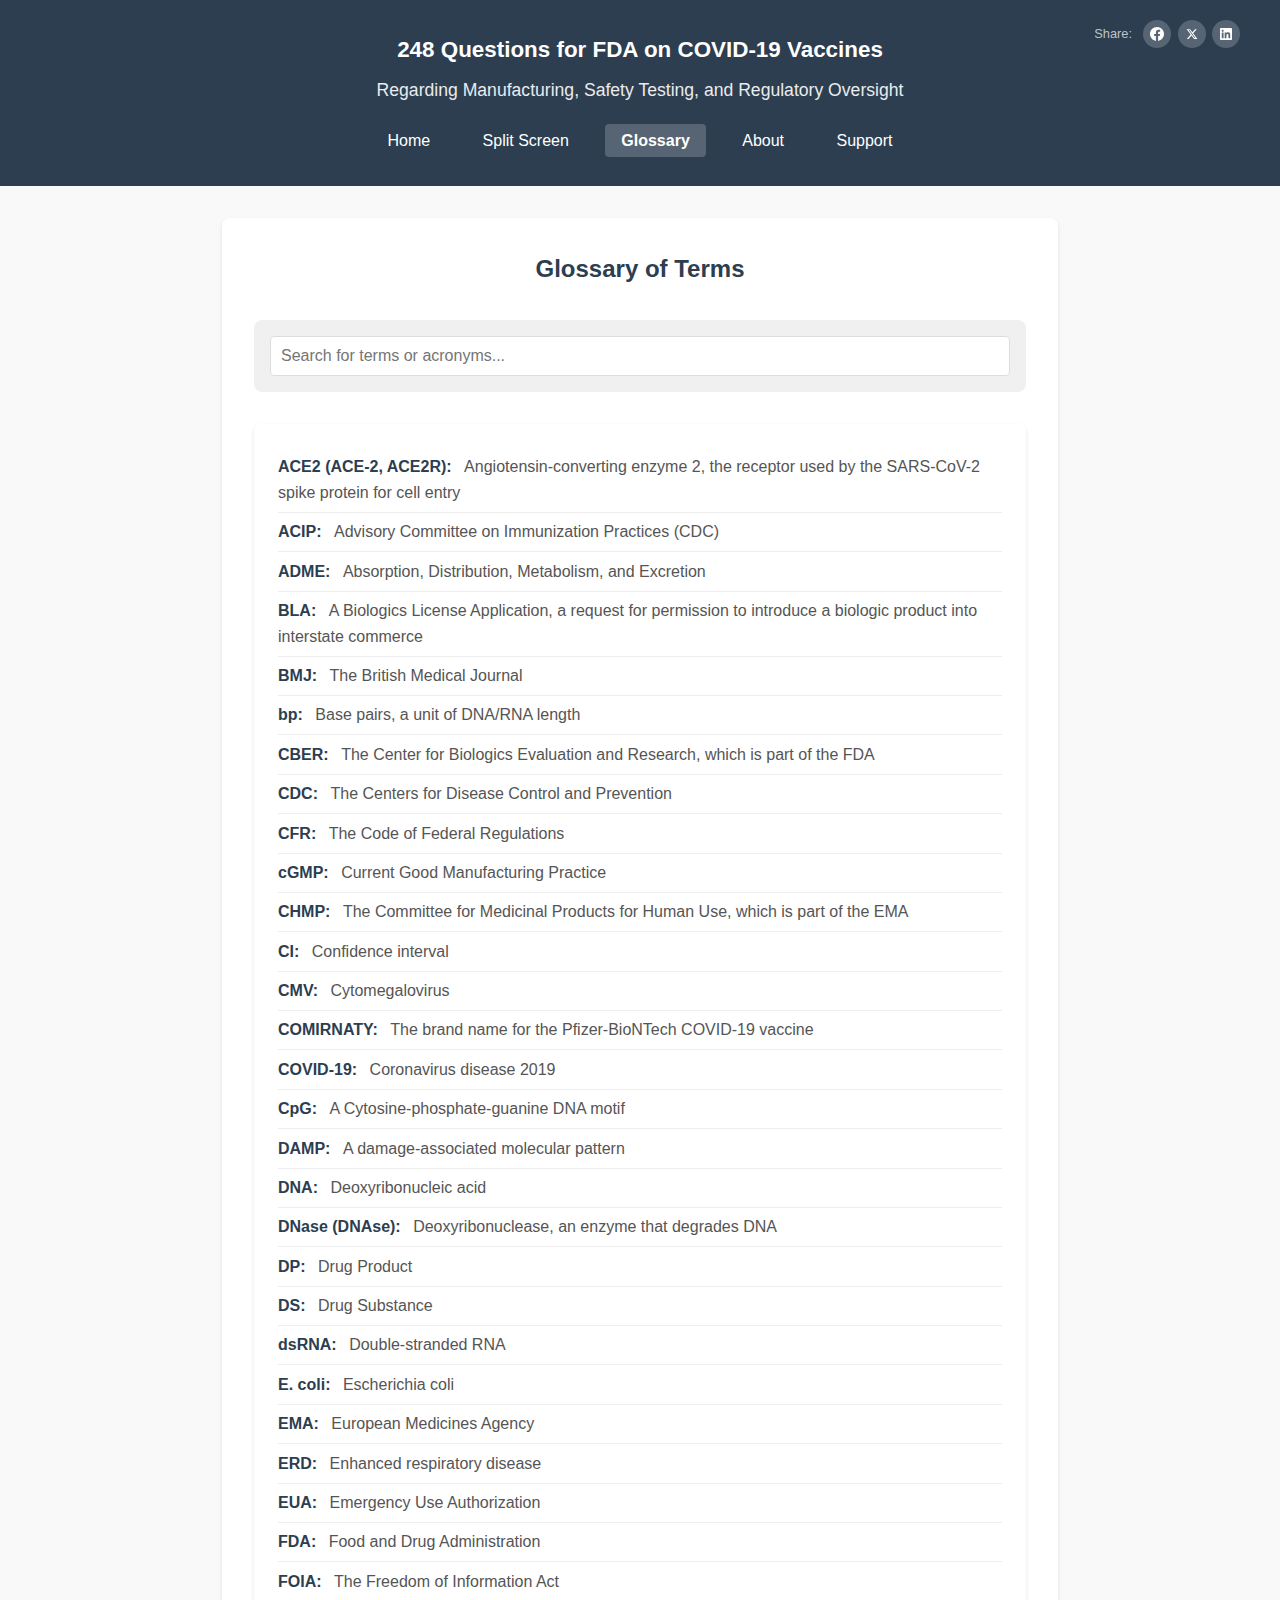
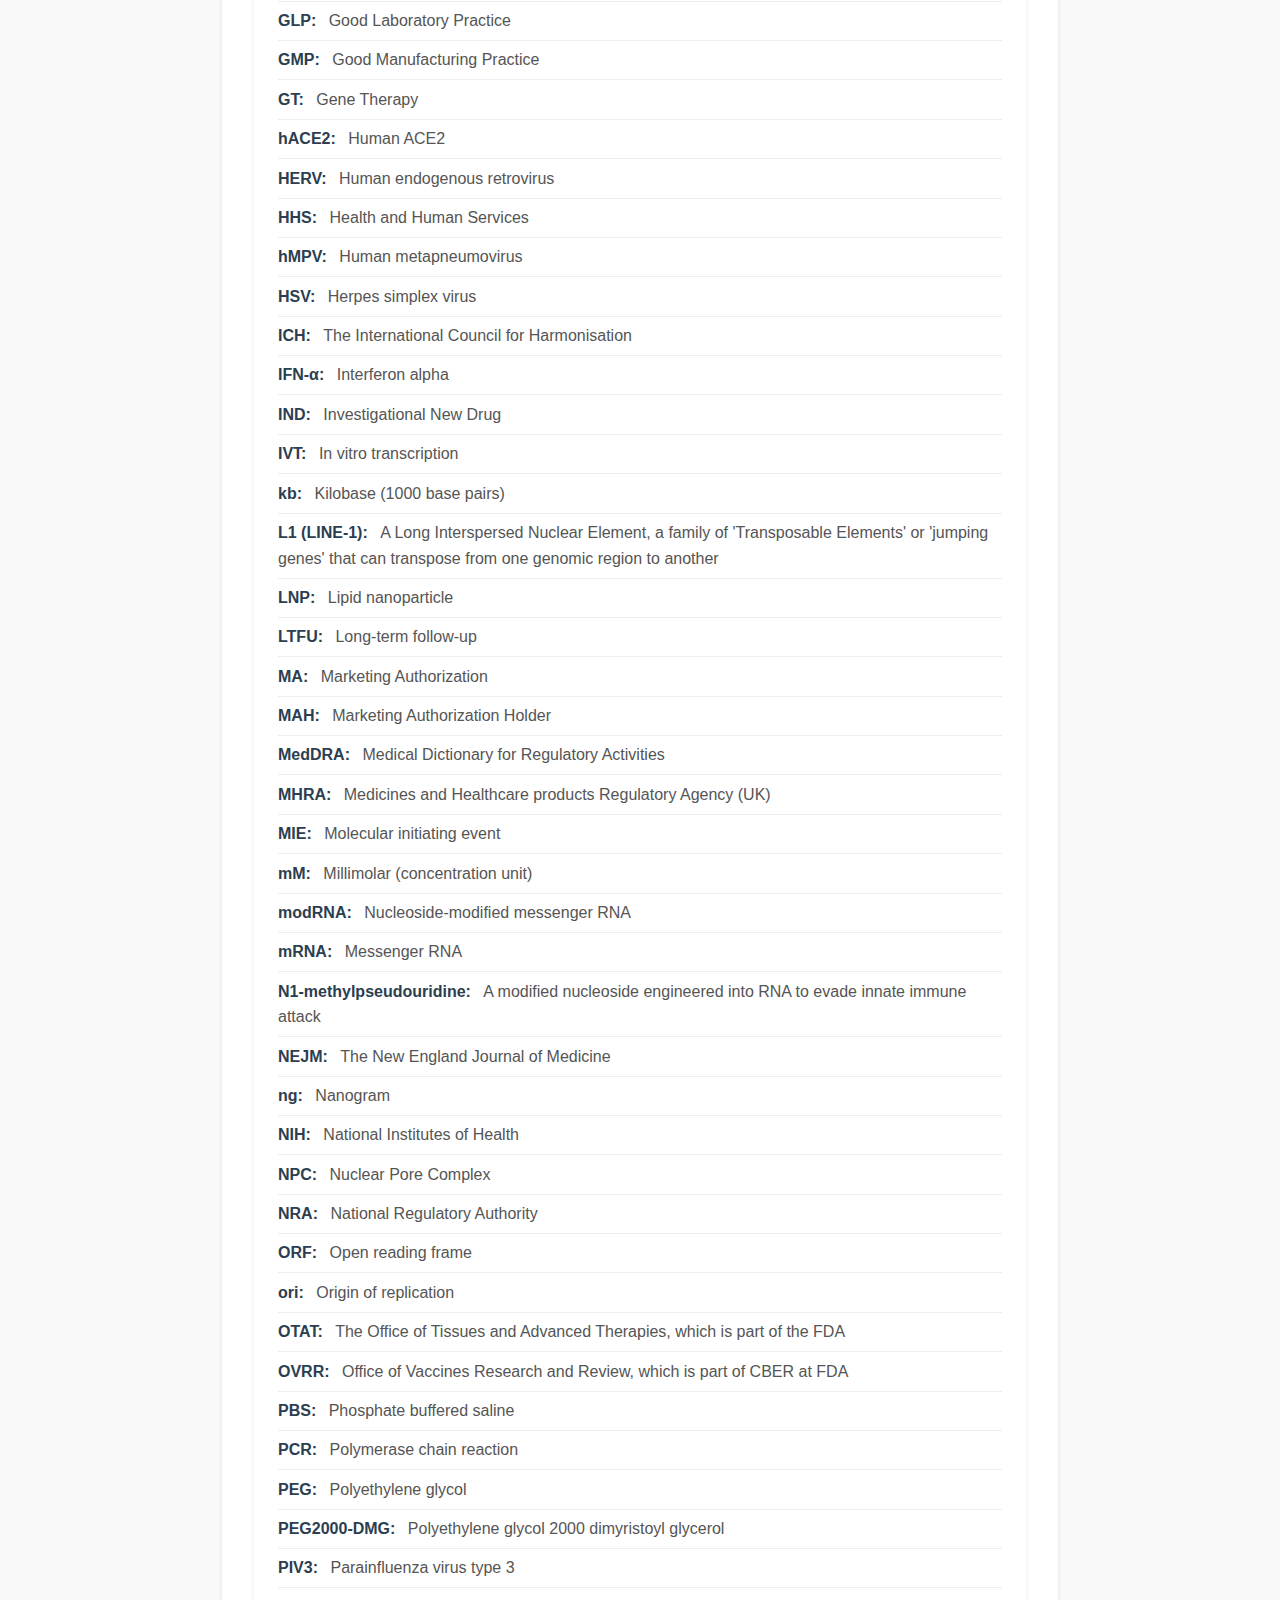
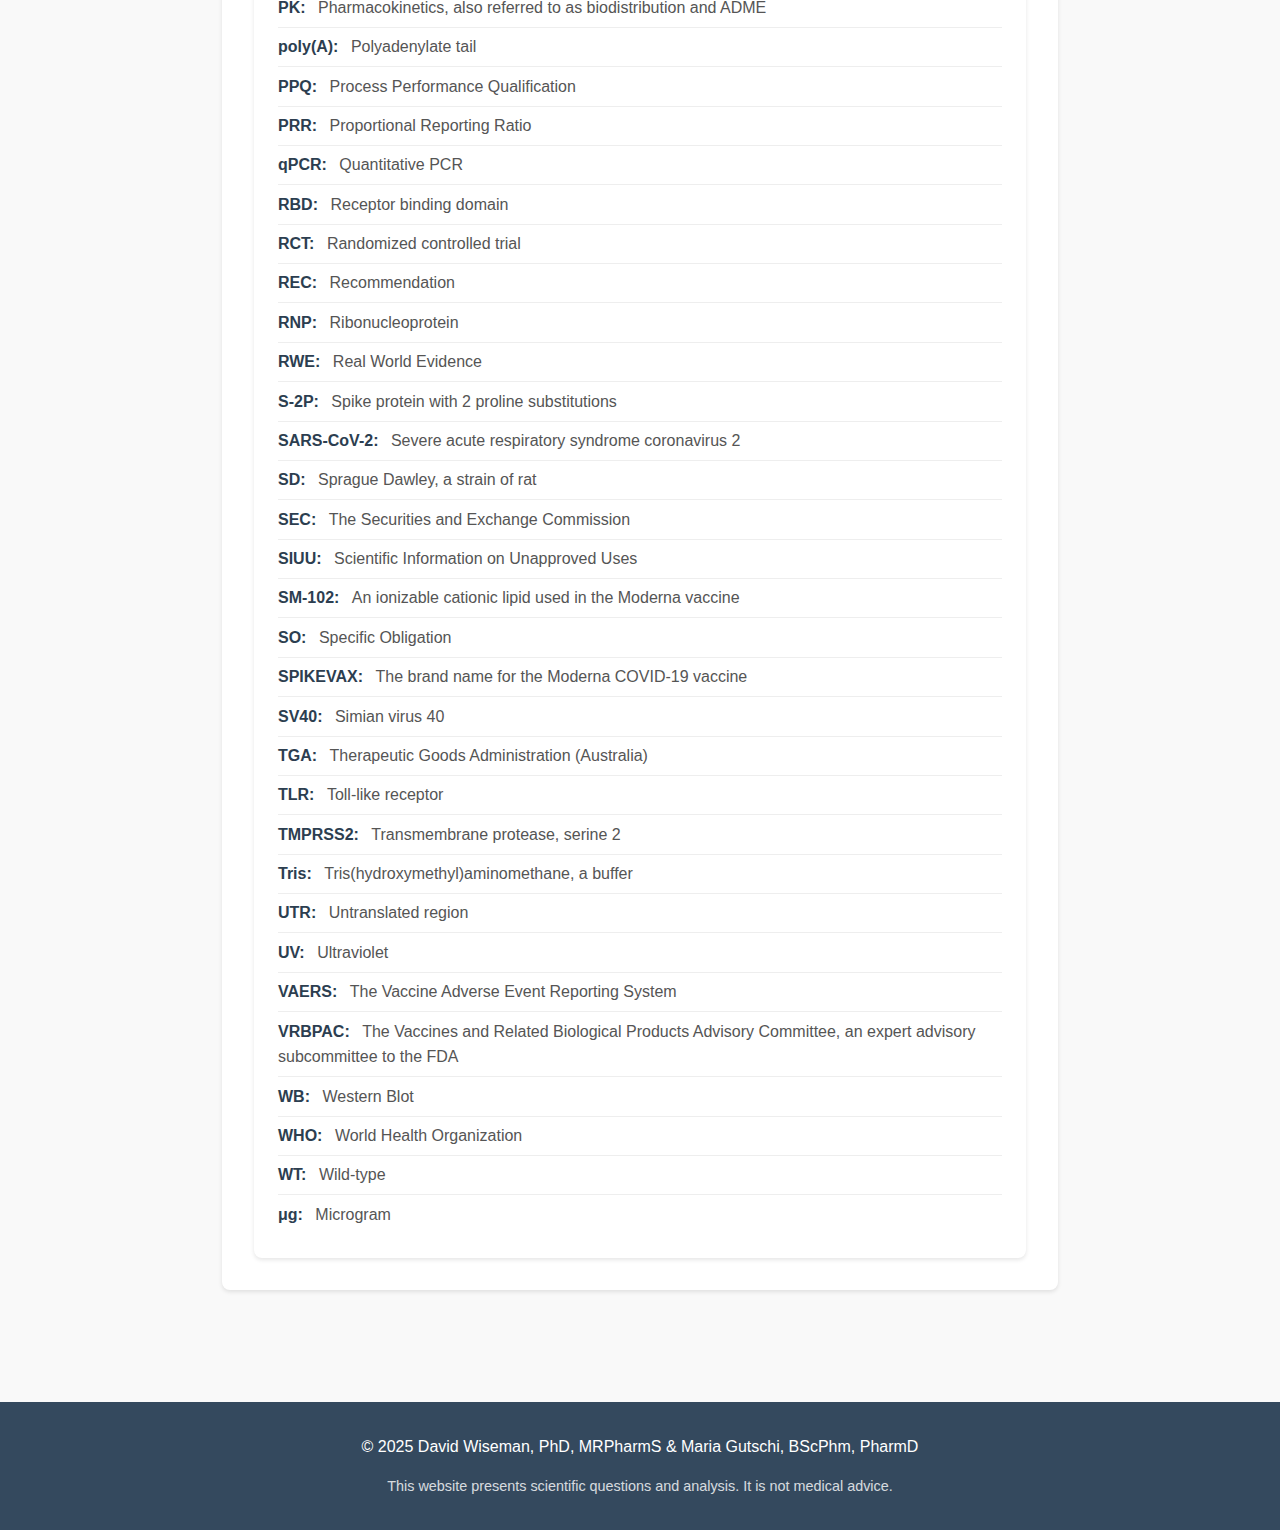
<file: glossary.html>
<!DOCTYPE html>
<html lang="en">
<head>
    <meta charset="UTF-8">
    <meta name="viewport" content="width=device-width, initial-scale=1.0">
    <title>Glossary - 248 Scientific Questions on COVID-19 Vaccines</title>
    <meta name="description" content="Glossary of terms and acronyms used in the 248 scientific questions regarding COVID-19 vaccine manufacturing">

    <!-- Open Graph / Facebook -->
    <meta property="og:type" content="website">
    <meta property="og:url" content="https://248questions.com/glossary.html">
    <meta property="og:title" content="Glossary - 248 Scientific Questions for FDA">
    <meta property="og:description" content="Glossary of terms and acronyms used in the scientific questions regarding COVID-19 vaccine manufacturing">
    <meta property="og:image" content="https://248questions.com/images/og-image.png">
    <meta property="og:image:width" content="1199">
    <meta property="og:image:height" content="627">

    <!-- Twitter -->
    <meta property="twitter:card" content="summary_large_image">
    <meta property="twitter:url" content="https://248questions.com/glossary.html">
    <meta property="twitter:title" content="Glossary - 248 Scientific Questions for FDA">
    <meta property="twitter:description" content="Glossary of terms and acronyms used in the scientific questions regarding COVID-19 vaccine manufacturing">
    <meta property="twitter:image" content="https://248questions.com/images/og-image.png">

    <!-- Favicons -->
    <link rel="icon" type="image/x-icon" href="images/favicon.ico">
    <link rel="icon" type="image/png" sizes="32x32" href="images/favicon-32x32.png">
    <link rel="icon" type="image/png" sizes="16x16" href="images/favicon-16x16.png">
    <link rel="apple-touch-icon" sizes="180x180" href="images/apple-touch-icon.png">
    <link rel="icon" type="image/png" sizes="192x192" href="images/android-chrome-192x192.png">
    <link rel="icon" type="image/png" sizes="512x512" href="images/android-chrome-512x512.png">

    <link rel="stylesheet" href="style.css">
    <style>
        .glossary-container {
            max-width: 900px;
            margin: 0 auto;
        }

        .glossary-search {
            margin: 2rem 0;
            padding: 1rem;
            background: #f0f0f0;
            border-radius: 8px;
        }

        .glossary-search input {
            width: 100%;
            padding: 10px;
            font-size: 1rem;
            border: 1px solid #ddd;
            border-radius: 4px;
        }

        .glossary-list {
            background: white;
            padding: 1.5rem;
            border-radius: 8px;
            box-shadow: 0 2px 4px rgba(0,0,0,0.1);
        }

        .glossary-item {
            padding: 0.4rem 0;
            border-bottom: 1px solid #eee;
        }

        .glossary-item:last-child {
            border-bottom: none;
        }

        .glossary-term {
            font-weight: bold;
            color: #2c3e50;
            font-size: 1rem;
            display: inline;
        }

        .glossary-definition {
            color: #555;
            line-height: 1.6;
            display: inline;
            margin-left: 0.5rem;
        }

        .no-results {
            text-align: center;
            padding: 2rem;
            color: #666;
        }
    </style>
</head>
<body>
    <header style="position: relative;">
        <div style="position: absolute; right: 40px; top: 20px; display: flex; gap: 0.4rem; align-items: center;">
            <span style="color: rgba(255,255,255,0.7); font-size: 0.8rem; margin-right: 0.3rem;">Share:</span>
            <!-- Facebook -->
            <a href="https://www.facebook.com/sharer/sharer.php?u=https://248questions.com"
               target="_blank"
               rel="noopener noreferrer"
               title="Share on Facebook"
               style="display: inline-flex; align-items: center; justify-content: center; width: 28px; height: 28px; background: rgba(255,255,255,0.2); color: white; text-decoration: none; border-radius: 50%; transition: background 0.2s;">
                <svg width="14" height="14" viewBox="0 0 24 24" fill="white">
                    <path d="M24 12.073c0-6.627-5.373-12-12-12s-12 5.373-12 12c0 5.99 4.388 10.954 10.125 11.854v-8.385H7.078v-3.47h3.047V9.43c0-3.007 1.792-4.669 4.533-4.669 1.312 0 2.686.235 2.686.235v2.953H15.83c-1.491 0-1.956.925-1.956 1.874v2.25h3.328l-.532 3.47h-2.796v8.385C19.612 23.027 24 18.062 24 12.073z"/>
                </svg>
            </a>
            <!-- X -->
            <a href="https://twitter.com/intent/tweet?text=248%20Scientific%20Questions%20for%20FDA%20on%20COVID-19%20Vaccine%20Manufacturing%2C%20Safety%20Testing%2C%20and%20Regulatory%20Oversight&url=https://248questions.com"
               target="_blank"
               rel="noopener noreferrer"
               title="Share on X"
               style="display: inline-flex; align-items: center; justify-content: center; width: 28px; height: 28px; background: rgba(255,255,255,0.2); color: white; text-decoration: none; border-radius: 50%; transition: background 0.2s;">
                <svg width="12" height="12" viewBox="0 0 24 24" fill="white">
                    <path d="M18.244 2.25h3.308l-7.227 8.26 8.502 11.24H16.17l-5.214-6.817L4.99 21.75H1.68l7.73-8.835L1.254 2.25H8.08l4.713 6.231zm-1.161 17.52h1.833L7.084 4.126H5.117z"/>
                </svg>
            </a>
            <!-- LinkedIn -->
            <a href="https://www.linkedin.com/sharing/share-offsite/?url=https://248questions.com"
               target="_blank"
               rel="noopener noreferrer"
               title="Share on LinkedIn"
               style="display: inline-flex; align-items: center; justify-content: center; width: 28px; height: 28px; background: rgba(255,255,255,0.2); color: white; text-decoration: none; border-radius: 50%; transition: background 0.2s;">
                <svg width="12" height="12" viewBox="0 0 24 24" fill="white">
                    <path d="M20.447 20.452h-3.554v-5.569c0-1.328-.027-3.037-1.852-3.037-1.853 0-2.136 1.445-2.136 2.939v5.667H9.351V9h3.414v1.561h.046c.477-.9 1.637-1.85 3.37-1.85 3.601 0 4.267 2.37 4.267 5.455v6.286zM5.337 7.433c-1.144 0-2.063-.926-2.063-2.065 0-1.138.92-2.063 2.063-2.063 1.14 0 2.064.925 2.064 2.063 0 1.139-.925 2.065-2.064 2.065zm1.782 13.019H3.555V9h3.564v11.452zM22.225 0H1.771C.792 0 0 .774 0 1.729v20.542C0 23.227.792 24 1.771 24h20.451C23.2 24 24 23.227 24 22.271V1.729C24 .774 23.2 0 22.222 0h.003z"/>
                </svg>
            </a>
        </div>
        <style>
            header > div a:hover {
                background: rgba(255,255,255,0.3) !important;
            }
        </style>
        <h1>248 Questions for FDA on COVID-19 Vaccines</h1>
        <p class="subtitle">Regarding Manufacturing, Safety Testing, and Regulatory Oversight</p>
        <nav>
            <a href="index.html">Home</a>
            <a href="split-screen.html">Split Screen</a>
            <a href="glossary.html" class="active">Glossary</a>
            <a href="about.html">About</a>
            <a href="support.html">Support</a>
        </nav>
    </header>

    <main>
        <section id="glossary">
            <h2 style="text-align: center;">Glossary of Terms</h2>

            <div class="glossary-container">
                <div class="glossary-search">
                    <input type="text" id="glossarySearch" placeholder="Search for terms or acronyms...">
                </div>

                <div class="glossary-list" id="glossaryList">
                    <!-- Terms will be populated by JavaScript -->
                </div>
            </div>
        </section>
    </main>

    <footer>
        <p>&copy; 2025 David Wiseman, PhD, MRPharmS & Maria Gutschi, BScPhm, PharmD</p>
        <p class="disclaimer">This website presents scientific questions and analysis. It is not medical advice.</p>
    </footer>

    <script>
        const glossaryTerms = [
            { term: "ACE2 (ACE-2, ACE2R)", definition: "Angiotensin-converting enzyme 2, the receptor used by the SARS-CoV-2 spike protein for cell entry" },
            { term: "ACIP", definition: "Advisory Committee on Immunization Practices (CDC)" },
            { term: "ADME", definition: "Absorption, Distribution, Metabolism, and Excretion" },
            { term: "BLA", definition: "A Biologics License Application, a request for permission to introduce a biologic product into interstate commerce" },
            { term: "BMJ", definition: "The British Medical Journal" },
            { term: "bp", definition: "Base pairs, a unit of DNA/RNA length" },
            { term: "CBER", definition: "The Center for Biologics Evaluation and Research, which is part of the FDA" },
            { term: "CDC", definition: "The Centers for Disease Control and Prevention" },
            { term: "CFR", definition: "The Code of Federal Regulations" },
            { term: "cGMP", definition: "Current Good Manufacturing Practice" },
            { term: "CHMP", definition: "The Committee for Medicinal Products for Human Use, which is part of the EMA" },
            { term: "CI", definition: "Confidence interval" },
            { term: "CMV", definition: "Cytomegalovirus" },
            { term: "COMIRNATY", definition: "The brand name for the Pfizer-BioNTech COVID-19 vaccine" },
            { term: "COVID-19", definition: "Coronavirus disease 2019" },
            { term: "CpG", definition: "A Cytosine-phosphate-guanine DNA motif" },
            { term: "DAMP", definition: "A damage-associated molecular pattern" },
            { term: "DNA", definition: "Deoxyribonucleic acid" },
            { term: "DNase (DNAse)", definition: "Deoxyribonuclease, an enzyme that degrades DNA" },
            { term: "DP", definition: "Drug Product" },
            { term: "DS", definition: "Drug Substance" },
            { term: "dsRNA", definition: "Double-stranded RNA" },
            { term: "E. coli", definition: "Escherichia coli" },
            { term: "EMA", definition: "European Medicines Agency" },
            { term: "ERD", definition: "Enhanced respiratory disease" },
            { term: "EUA", definition: "Emergency Use Authorization" },
            { term: "FDA", definition: "Food and Drug Administration" },
            { term: "FOIA", definition: "The Freedom of Information Act" },
            { term: "GLP", definition: "Good Laboratory Practice" },
            { term: "GMP", definition: "Good Manufacturing Practice" },
            { term: "GT", definition: "Gene Therapy" },
            { term: "hACE2", definition: "Human ACE2" },
            { term: "HERV", definition: "Human endogenous retrovirus" },
            { term: "HHS", definition: "Health and Human Services" },
            { term: "hMPV", definition: "Human metapneumovirus" },
            { term: "HSV", definition: "Herpes simplex virus" },
            { term: "ICH", definition: "The International Council for Harmonisation" },
            { term: "IFN-α", definition: "Interferon alpha" },
            { term: "IND", definition: "Investigational New Drug" },
            { term: "IVT", definition: "In vitro transcription" },
            { term: "kb", definition: "Kilobase (1000 base pairs)" },
            { term: "L1 (LINE-1)", definition: "A Long Interspersed Nuclear Element, a family of 'Transposable Elements' or 'jumping genes' that can transpose from one genomic region to another" },
            { term: "LNP", definition: "Lipid nanoparticle" },
            { term: "LTFU", definition: "Long-term follow-up" },
            { term: "MA", definition: "Marketing Authorization" },
            { term: "MAH", definition: "Marketing Authorization Holder" },
            { term: "MedDRA", definition: "Medical Dictionary for Regulatory Activities" },
            { term: "MHRA", definition: "Medicines and Healthcare products Regulatory Agency (UK)" },
            { term: "MIE", definition: "Molecular initiating event" },
            { term: "mM", definition: "Millimolar (concentration unit)" },
            { term: "modRNA", definition: "Nucleoside-modified messenger RNA" },
            { term: "mRNA", definition: "Messenger RNA" },
            { term: "N1-methylpseudouridine", definition: "A modified nucleoside engineered into RNA to evade innate immune attack" },
            { term: "NEJM", definition: "The New England Journal of Medicine" },
            { term: "ng", definition: "Nanogram" },
            { term: "NIH", definition: "National Institutes of Health" },
            { term: "NPC", definition: "Nuclear Pore Complex" },
            { term: "NRA", definition: "National Regulatory Authority" },
            { term: "ORF", definition: "Open reading frame" },
            { term: "ori", definition: "Origin of replication" },
            { term: "OTAT", definition: "The Office of Tissues and Advanced Therapies, which is part of the FDA" },
            { term: "OVRR", definition: "Office of Vaccines Research and Review, which is part of CBER at FDA" },
            { term: "PBS", definition: "Phosphate buffered saline" },
            { term: "PCR", definition: "Polymerase chain reaction" },
            { term: "PEG", definition: "Polyethylene glycol" },
            { term: "PEG2000-DMG", definition: "Polyethylene glycol 2000 dimyristoyl glycerol" },
            { term: "PIV3", definition: "Parainfluenza virus type 3" },
            { term: "PK", definition: "Pharmacokinetics, also referred to as biodistribution and ADME" },
            { term: "poly(A)", definition: "Polyadenylate tail" },
            { term: "PPQ", definition: "Process Performance Qualification" },
            { term: "PRR", definition: "Proportional Reporting Ratio" },
            { term: "qPCR", definition: "Quantitative PCR" },
            { term: "RBD", definition: "Receptor binding domain" },
            { term: "RCT", definition: "Randomized controlled trial" },
            { term: "REC", definition: "Recommendation" },
            { term: "RNP", definition: "Ribonucleoprotein" },
            { term: "RWE", definition: "Real World Evidence" },
            { term: "S-2P", definition: "Spike protein with 2 proline substitutions" },
            { term: "SARS-CoV-2", definition: "Severe acute respiratory syndrome coronavirus 2" },
            { term: "SD", definition: "Sprague Dawley, a strain of rat" },
            { term: "SEC", definition: "The Securities and Exchange Commission" },
            { term: "SIUU", definition: "Scientific Information on Unapproved Uses" },
            { term: "SM-102", definition: "An ionizable cationic lipid used in the Moderna vaccine" },
            { term: "SO", definition: "Specific Obligation" },
            { term: "SPIKEVAX", definition: "The brand name for the Moderna COVID-19 vaccine" },
            { term: "SV40", definition: "Simian virus 40" },
            { term: "TGA", definition: "Therapeutic Goods Administration (Australia)" },
            { term: "TLR", definition: "Toll-like receptor" },
            { term: "TMPRSS2", definition: "Transmembrane protease, serine 2" },
            { term: "Tris", definition: "Tris(hydroxymethyl)aminomethane, a buffer" },
            { term: "UTR", definition: "Untranslated region" },
            { term: "UV", definition: "Ultraviolet" },
            { term: "VAERS", definition: "The Vaccine Adverse Event Reporting System" },
            { term: "VRBPAC", definition: "The Vaccines and Related Biological Products Advisory Committee, an expert advisory subcommittee to the FDA" },
            { term: "WB", definition: "Western Blot" },
            { term: "WHO", definition: "World Health Organization" },
            { term: "WT", definition: "Wild-type" },
            { term: "μg", definition: "Microgram" }
        ];

        function displayGlossary(searchTerm = '') {
            const glossaryList = document.getElementById('glossaryList');

            const filteredTerms = glossaryTerms.filter(item =>
                item.term.toLowerCase().includes(searchTerm.toLowerCase()) ||
                item.definition.toLowerCase().includes(searchTerm.toLowerCase())
            );

            if (filteredTerms.length === 0) {
                glossaryList.innerHTML = '<div class="no-results">No terms found matching your search.</div>';
                return;
            }

            const html = filteredTerms.map(item => `
                <div class="glossary-item">
                    <span class="glossary-term">${item.term}:</span>
                    <span class="glossary-definition">${item.definition}</span>
                </div>
            `).join('');

            glossaryList.innerHTML = html;
        }

        // Initialize display
        displayGlossary();

        // Setup search
        document.getElementById('glossarySearch').addEventListener('input', function() {
            displayGlossary(this.value);
        });
    </script>
</body>
</html>
</file>
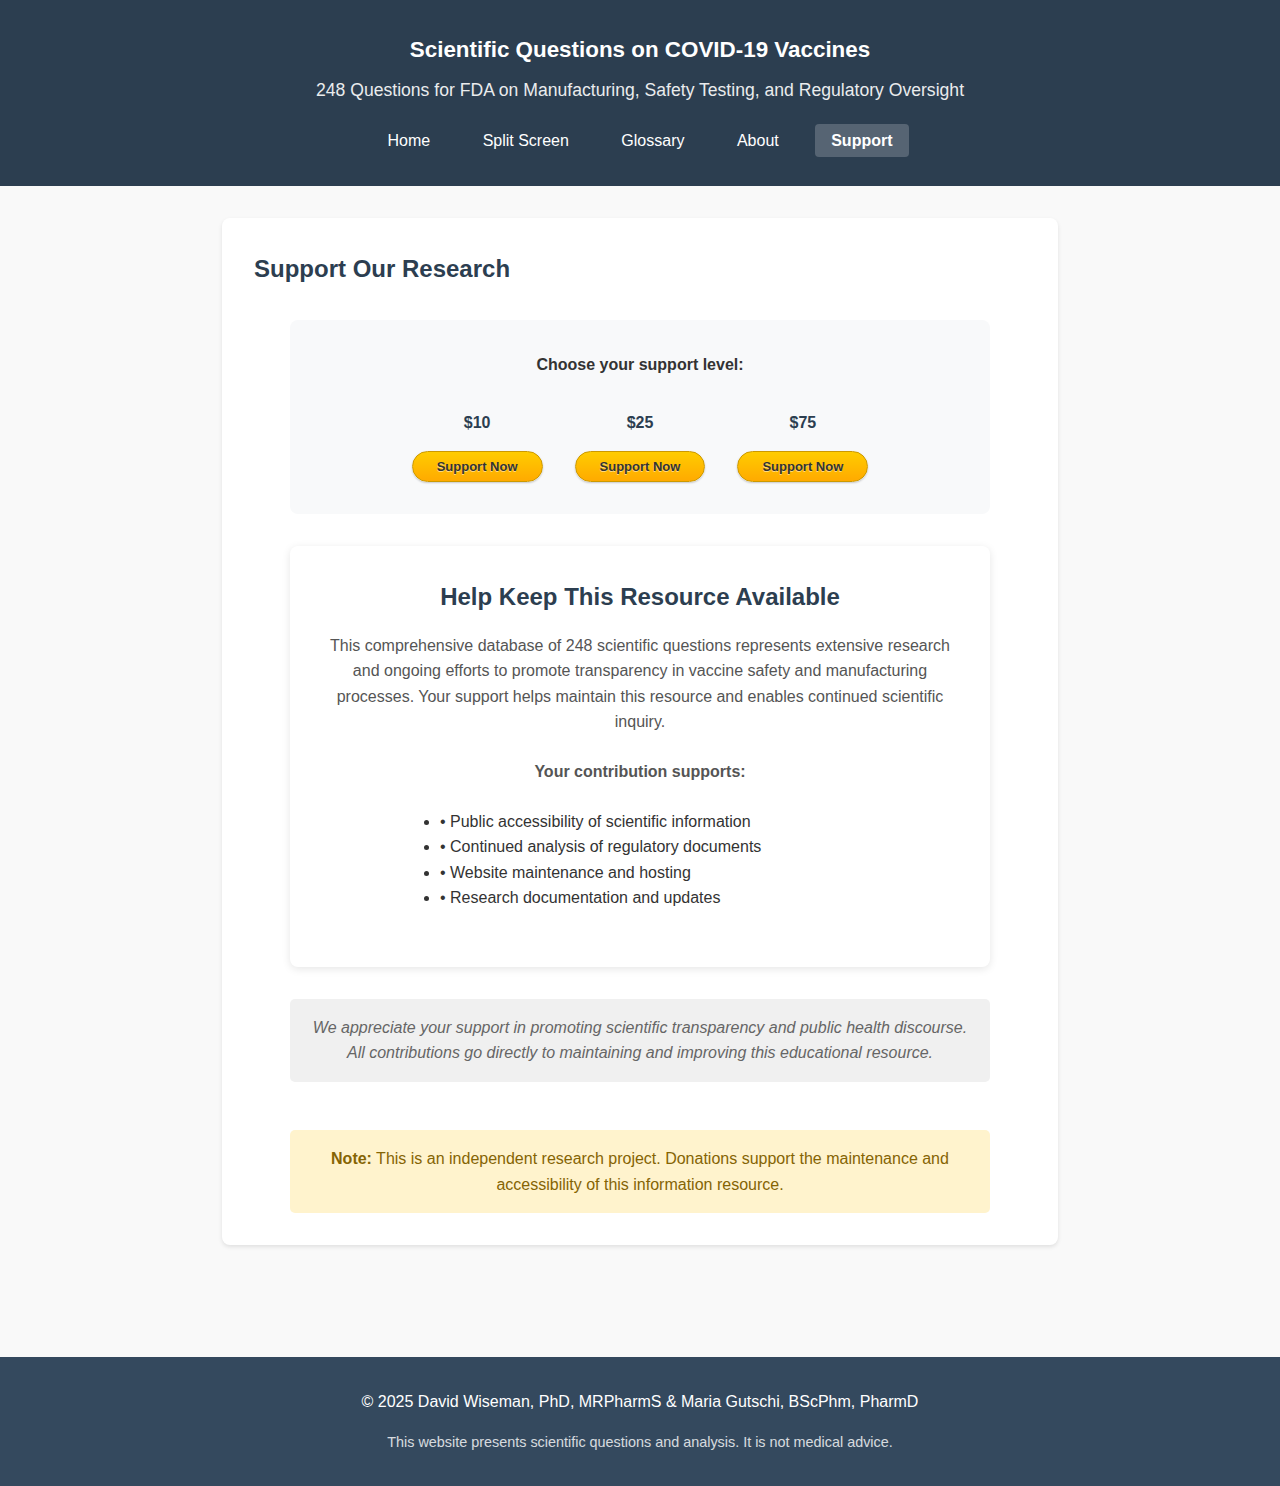
<file: support.html>
<!DOCTYPE html>
<html lang="en">
<head>
    <meta charset="UTF-8">
    <meta name="viewport" content="width=device-width, initial-scale=1.0">
    <title>Support Our Work - FDA COVID-19 Vaccine Questions</title>
    <meta name="description" content="Support the research and maintenance of the 248 scientific questions regarding COVID-19 vaccine manufacturing">

    <!-- Open Graph / Facebook -->
    <meta property="og:type" content="website">
    <meta property="og:url" content="https://248questions.org/support.html">
    <meta property="og:title" content="Support Our Work - 248 Scientific Questions for FDA">
    <meta property="og:description" content="Support the research and maintenance of the 248 scientific questions regarding COVID-19 vaccine manufacturing">
    <meta property="og:image" content="https://248questions.org/images/og-image.png">

    <!-- Twitter -->
    <meta property="twitter:card" content="summary_large_image">
    <meta property="twitter:url" content="https://248questions.org/support.html">
    <meta property="twitter:title" content="Support Our Work - 248 Scientific Questions for FDA">
    <meta property="twitter:description" content="Support the research and maintenance of the 248 scientific questions regarding COVID-19 vaccine manufacturing">
    <meta property="twitter:image" content="https://248questions.org/images/og-image.png">

    <link rel="stylesheet" href="style.css">
    <style>
        .donate-container {
            max-width: 700px;
            margin: 0 auto;
            text-align: center;
        }

        .donate-card {
            background: white;
            padding: 2rem;
            border-radius: 8px;
            box-shadow: 0 2px 8px rgba(0,0,0,0.1);
            margin: 2rem 0;
        }

        .donate-card h3 {
            color: #2c3e50;
            margin-bottom: 1rem;
            font-size: 1.5rem;
        }

        .donate-card p {
            color: #555;
            line-height: 1.6;
            margin-bottom: 1.5rem;
        }

        .donate-button {
            display: inline-block;
            padding: 12px 30px;
            background: #3498db;
            color: white;
            text-decoration: none;
            border-radius: 5px;
            font-size: 1.1rem;
            transition: background 0.3s;
        }

        .donate-button:hover {
            background: #2980b9;
        }

        /* PayPal-style Support Now button */
        .paypal-button {
            background: linear-gradient(to bottom, #ffcc00 0%, #ffaa00 100%);
            border: 1px solid #cc9900;
            border-radius: 18px;
            color: #333;
            cursor: pointer;
            display: inline-block;
            font-family: Arial, sans-serif;
            font-size: 13px;
            font-weight: bold;
            padding: 7px 24px;
            text-decoration: none;
            text-shadow: 0 1px 0 rgba(255,255,255,0.5);
            box-shadow: 0 1px 2px rgba(0,0,0,0.2);
            transition: all 0.2s;
        }

        .paypal-button:hover {
            background: linear-gradient(to bottom, #ffdd00 0%, #ffbb00 100%);
            box-shadow: 0 2px 3px rgba(0,0,0,0.3);
            transform: translateY(-1px);
        }

        .paypal-button:active {
            transform: translateY(0);
            box-shadow: 0 1px 1px rgba(0,0,0,0.2);
        }

        .support-info {
            background: #f8f9fa;
            padding: 2rem;
            border-radius: 8px;
            margin: 2rem 0;
        }

        .support-info h3 {
            color: #2c3e50;
            margin-bottom: 1rem;
        }

        .support-methods {
            text-align: left;
            max-width: 500px;
            margin: 0 auto;
        }

        .support-methods ul {
            list-style-type: none;
            padding: 0;
        }

        .support-methods li {
            padding: 0.5rem 0;
            border-bottom: 1px solid #e0e0e0;
        }

        .support-methods li:last-child {
            border-bottom: none;
        }

        .acknowledgment {
            font-style: italic;
            color: #666;
            margin-top: 2rem;
            padding: 1rem;
            background: #f0f0f0;
            border-radius: 5px;
        }
    </style>
</head>
<body>
    <header>
        <h1>Scientific Questions on COVID-19 Vaccines</h1>
        <p class="subtitle">248 Questions for FDA on Manufacturing, Safety Testing, and Regulatory Oversight</p>
        <nav>
            <a href="index.html">Home</a>
            <a href="split-screen.html">Split Screen</a>
            <a href="glossary.html">Glossary</a>
            <a href="about.html">About</a>
            <a href="support.html" class="active">Support</a>
        </nav>
    </header>

    <main>
        <section id="support">
            <h2>Support Our Research</h2>

            <div class="donate-container">
                <div class="support-info">
                    <div class="support-methods" style="text-align: center;">
                        <p style="margin-bottom: 2rem;"><strong>Choose your support level:</strong></p>

                        <div style="display: flex; justify-content: center; gap: 2rem; flex-wrap: wrap;">
                            <!-- $10 Button -->
                            <div style="text-align: center;">
                                <h4 style="margin-bottom: 1rem; color: #2c3e50;">$10</h4>
                                <form action="https://www.paypal.com/cgi-bin/webscr" method="post" target="_top">
                                    <input type="hidden" name="cmd" value="_s-xclick" />
                                    <input type="hidden" name="hosted_button_id" value="EQM6CQCF58Z8Q" />
                                    <input type="hidden" name="currency_code" value="USD" />
                                    <button type="submit" class="paypal-button" title="PayPal - The safer, easier way to pay online!">
                                        Support Now
                                    </button>
                                </form>
                            </div>

                            <!-- $25 Button -->
                            <div style="text-align: center;">
                                <h4 style="margin-bottom: 1rem; color: #2c3e50;">$25</h4>
                                <form action="https://www.paypal.com/cgi-bin/webscr" method="post" target="_top">
                                    <input type="hidden" name="cmd" value="_s-xclick" />
                                    <input type="hidden" name="hosted_button_id" value="BVVUYZDASC7SQ" />
                                    <input type="hidden" name="currency_code" value="USD" />
                                    <button type="submit" class="paypal-button" title="PayPal - The safer, easier way to pay online!">
                                        Support Now
                                    </button>
                                </form>
                            </div>

                            <!-- $75 Button -->
                            <div style="text-align: center;">
                                <h4 style="margin-bottom: 1rem; color: #2c3e50;">$75</h4>
                                <form action="https://www.paypal.com/cgi-bin/webscr" method="post" target="_top">
                                    <input type="hidden" name="cmd" value="_s-xclick" />
                                    <input type="hidden" name="hosted_button_id" value="ZFJNSE3X57MTA" />
                                    <input type="hidden" name="currency_code" value="USD" />
                                    <button type="submit" class="paypal-button" title="PayPal - The safer, easier way to pay online!">
                                        Support Now
                                    </button>
                                </form>
                            </div>
                        </div>
                    </div>
                </div>

                <div class="donate-card">
                    <h3>Help Keep This Resource Available</h3>
                    <p>
                        This comprehensive database of 248 scientific questions represents extensive research
                        and ongoing efforts to promote transparency in vaccine safety and manufacturing processes.
                        Your support helps maintain this resource and enables continued scientific inquiry.
                    </p>
                    <p>
                        <strong>Your contribution supports:</strong>
                    </p>
                    <ul style="text-align: left; max-width: 400px; margin: 0 auto 1.5rem;">
                        <li>• Public accessibility of scientific information</li>
                        <li>• Continued analysis of regulatory documents</li>
                        <li>• Website maintenance and hosting</li>
                        <li>• Research documentation and updates</li>
                    </ul>
                </div>

                <div class="acknowledgment">
                    <p>
                        We appreciate your support in promoting scientific transparency and public health discourse.
                        All contributions go directly to maintaining and improving this educational resource.
                    </p>
                </div>

                <div style="margin-top: 3rem; padding: 1rem; background: #fff3cd; border-radius: 5px;">
                    <p style="color: #856404; margin: 0;">
                        <strong>Note:</strong> This is an independent research project.
                        Donations support the maintenance and accessibility of this information resource.
                    </p>
                </div>
            </div>
        </section>
    </main>

    <footer>
        <p>&copy; 2025 David Wiseman, PhD, MRPharmS & Maria Gutschi, BScPhm, PharmD</p>
        <p class="disclaimer">This website presents scientific questions and analysis. It is not medical advice.</p>
    </footer>

    <script src="common.js"></script>
</body>
</html>
</file>
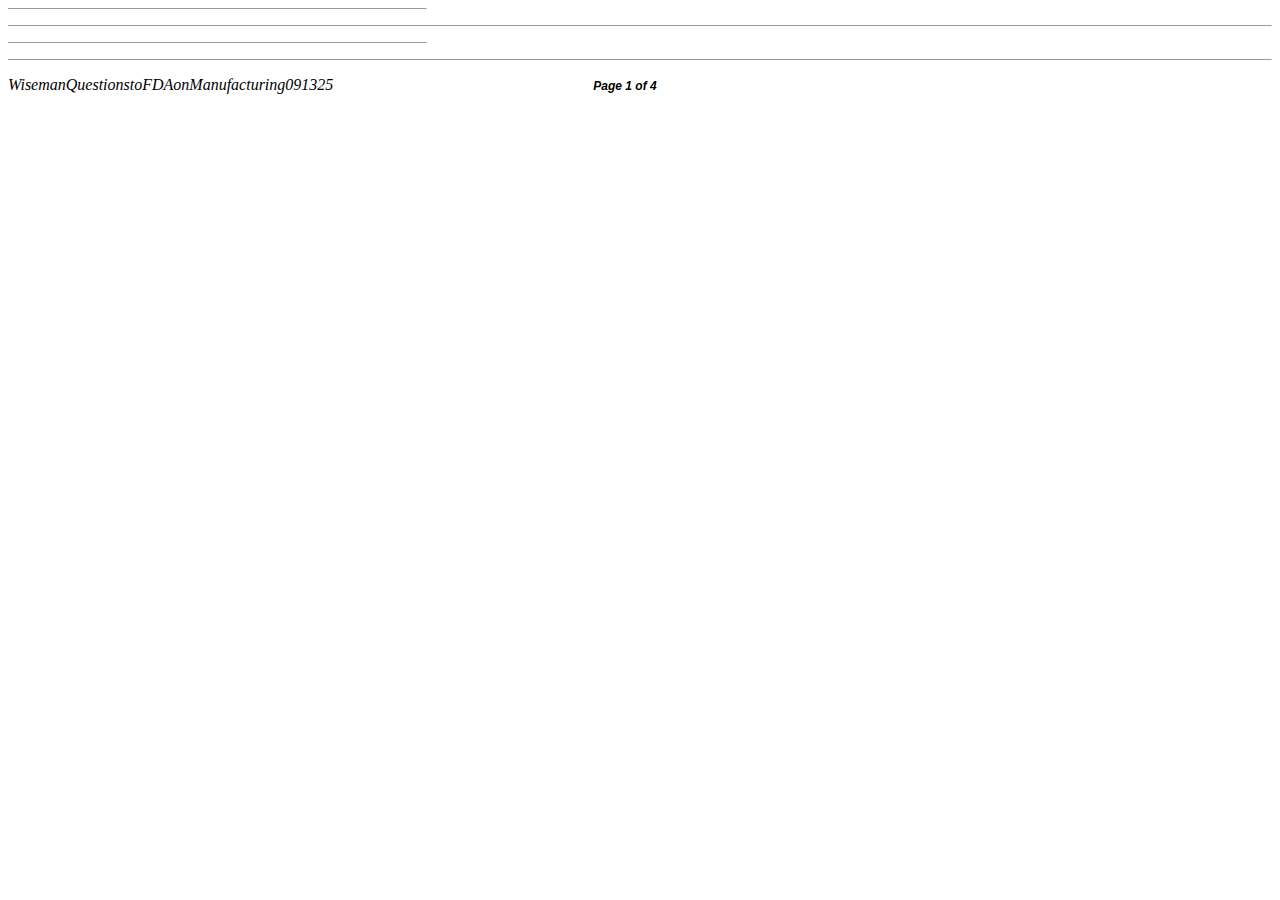
<file: questions.fld/header.html>
<html xmlns:v="urn:schemas-microsoft-com:vml"
xmlns:o="urn:schemas-microsoft-com:office:office"
xmlns:w="urn:schemas-microsoft-com:office:word"
xmlns:m="http://schemas.microsoft.com/office/2004/12/omml"
xmlns="http://www.w3.org/TR/REC-html40">

<head>
<meta http-equiv=Content-Type content="text/html; charset=utf-8">
<meta name=ProgId content=Word.Document>
<meta name=Generator content="Microsoft Word 15">
<meta name=Originator content="Microsoft Word 15">
<link id=Main-File rel=Main-File href="../questions.html">
<!--[if gte mso 9]><xml>
 <o:shapedefaults v:ext="edit" spidmax="2050"/>
</xml><![endif]-->
</head>

<body lang=EN-US link="#0563C1" vlink="#954F72">

<div style='mso-element:footnote-separator' id=fs>

<p class=MsoNormal style='margin-bottom:0in;line-height:normal'><span
style='mso-special-character:footnote-separator'><![if !supportFootnotes]>

<hr align=left size=1 width="33%">

<![endif]></span></p>

</div>

<div style='mso-element:footnote-continuation-separator' id=fcs>

<p class=MsoNormal style='margin-bottom:0in;line-height:normal'><span
style='mso-special-character:footnote-continuation-separator'><![if !supportFootnotes]>

<hr align=left size=1>

<![endif]></span></p>

</div>

<div style='mso-element:endnote-separator' id=es>

<p class=MsoNormal style='margin-bottom:0in;line-height:normal'><span
style='mso-special-character:footnote-separator'><![if !supportFootnotes]>

<hr align=left size=1 width="33%">

<![endif]></span></p>

</div>

<div style='mso-element:endnote-continuation-separator' id=ecs>

<p class=MsoNormal style='margin-bottom:0in;line-height:normal'><span
style='mso-special-character:footnote-continuation-separator'><![if !supportFootnotes]>

<hr align=left size=1>

<![endif]></span></p>

</div>

<div style='mso-element:footer' id=f1>

<p class=MsoFooter style='tab-stops:right 6.5in'><i>WisemanQuestionstoFDAonManufacturing091325<span
style='mso-tab-count:1'>                                                                 </span></i><b><i><span
style='font-size:9.0pt;font-family:"Arial",sans-serif;mso-ascii-theme-font:
minor-bidi;mso-hansi-theme-font:minor-bidi;mso-bidi-theme-font:minor-bidi'><w:Sdt
 SdtDocPart="t" DocPartType="Page Numbers (Top of Page)" DocPartUnique="t"
 ID="-1705238520">Page <!--[if supportFields]><span style='mso-element:field-begin'></span><span
 style='mso-spacerun:yes'> </span>PAGE <span style='mso-element:field-separator'></span><![endif]-->1<!--[if supportFields]><span
 style='mso-element:field-end'></span><![endif]--> of <!--[if supportFields]><span
 style='mso-element:field-begin'></span><span
 style='mso-spacerun:yes'> </span>NUMPAGES<span style='mso-spacerun:yes'> 
 </span><span style='mso-element:field-separator'></span><![endif]-->4<!--[if supportFields]><span
 style='mso-element:field-end'></span><![endif]--></w:Sdt><o:p></o:p></span></i></b></p>

</div>

</body>

</html>
</file>
<file: style.css>
* {
    margin: 0;
    padding: 0;
    box-sizing: border-box;
}

body {
    font-family: -apple-system, BlinkMacSystemFont, 'Segoe UI', Roboto, Arial, sans-serif;
    line-height: 1.6;
    color: #333;
    background-color: #f9f9f9;
}

header {
    background-color: #2c3e50;
    color: white;
    padding: 2rem 0;
    text-align: center;
}

header h1 {
    font-size: 1.4rem;
    margin-bottom: 0.5rem;
    text-decoration: none;
    border: none;
}

/* Remove underlines from u tags in document content */
u {
    text-decoration: none;
}

/* Section headings */
h2 {
    font-size: 1.5rem;
    color: #2c3e50;
    margin-bottom: 1rem;
}

.subtitle {
    font-size: 1.1rem;
    opacity: 0.9;
}

nav {
    margin-top: 1.5rem;
}

nav a {
    color: white;
    text-decoration: none;
    padding: 0.5rem 1rem;
    margin: 0 0.5rem;
    border-radius: 4px;
    transition: background-color 0.3s;
}

nav a:hover {
    background-color: rgba(255, 255, 255, 0.1);
}

main {
    max-width: 900px;
    margin: 0 auto;
    padding: 2rem;
}

section {
    background: white;
    padding: 2rem;
    margin-bottom: 2rem;
    border-radius: 8px;
    box-shadow: 0 2px 4px rgba(0, 0, 0, 0.1);
}

/* Wider container for desktop screens */
@media (min-width: 1400px) {
    main {
        max-width: 1000px;
    }
}

.filters {
    display: flex;
    gap: 1rem;
    margin-bottom: 2rem;
    padding: 1.5rem;
    flex-wrap: wrap;
    align-items: center;
    background: #f0f0f0;
    border-radius: 8px;
}

#searchBox {
    flex: 1;
    min-width: 200px;
    padding: 0.5rem;
    border: 1px solid #ddd;
    border-radius: 4px;
}

#categoryFilter {
    padding: 0.5rem;
    border: 1px solid #ddd;
    border-radius: 4px;
}

#clearFilters {
    padding: 0.5rem 1rem;
    background-color: #e74c3c;
    color: white;
    border: none;
    border-radius: 4px;
    cursor: pointer;
}

#clearFilters:hover {
    background-color: #c0392b;
}

.question-item {
    border: 1px solid #e0e0e0;
    padding: 1.5rem;
    margin-bottom: 1rem;
    border-radius: 4px;
    background-color: #fafafa;
}

.question-header {
    display: flex;
    justify-content: space-between;
    margin-bottom: 0.5rem;
}

.question-number {
    font-weight: bold;
    color: #2c3e50;
    margin-right: 1rem;
}

.question-link {
    color: #2c3e50;
    text-decoration: none;
    border-bottom: 1px dotted #2c3e50;
}

.question-link:hover {
    color: #3498db;
    border-bottom-color: #3498db;
}

.question-ref {
    color: #3498db;
    text-decoration: none;
    border-bottom: 1px dotted #3498db;
    font-weight: 500;
}

.question-ref:hover {
    color: #2980b9;
    border-bottom-style: solid;
}

/* Highlight effect for when jumping to a specific question */
.question-item.highlight {
    animation: highlightFade 3s ease-out;
}

@keyframes highlightFade {
    0% {
        background-color: rgba(52, 152, 219, 0.2);
        transform: scale(1.01);
    }

    100% {
        background-color: #fafafa;
        transform: scale(1);
    }
}

.question-category {
    color: #333;
    padding: 0.2rem 0.5rem;
    border-radius: 3px;
    font-size: 0.85rem;
    opacity: 0.85;
    font-weight: 500;
}

/* Category-specific colors */
.question-category[data-category="manufacturing"] {
    background-color: rgba(52, 152, 219, 0.5);
    /* Blue */
}

.question-category[data-category="dna"] {
    background-color: rgba(231, 76, 60, 0.4);
    /* Red */
}

.question-category[data-category="safety"] {
    background-color: rgba(46, 204, 113, 0.5);
    /* Green */
}

.question-category[data-category="regulatory"] {
    background-color: rgba(155, 89, 182, 0.4);
    /* Purple */
}

.question-category[data-category="genotoxicity"] {
    background-color: rgba(230, 126, 34, 0.4);
    /* Orange */
}

.question-category[data-category="biodistribution"] {
    background-color: rgba(52, 73, 94, 0.4);
    /* Dark blue-gray */
}

.question-category[data-category="frameshift"] {
    background-color: rgba(149, 165, 166, 0.6);
    /* Gray */
}

.question-text {
    margin: 1rem 0;
    line-height: 1.5;
}

.question-meta {
    display: flex;
    gap: 1rem;
    font-size: 0.85rem;
    color: #666;
}

.download-btn {
    display: inline-block;
    padding: 1rem 2rem;
    background-color: #27ae60;
    color: white;
    text-decoration: none;
    border-radius: 4px;
    transition: background-color 0.3s;
}

.download-btn:hover {
    background-color: #229954;
}

footer {
    background-color: #34495e;
    color: white;
    text-align: center;
    padding: 2rem;
    margin-top: 3rem;
}

.disclaimer {
    margin-top: 1rem;
    font-size: 0.9rem;
    opacity: 0.8;
}

/* Navigation active state */
nav a.active {
    background-color: rgba(255, 255, 255, 0.2);
    font-weight: 600;
}

/* Pagination styles */
.pagination {
    display: flex;
    justify-content: center;
    align-items: center;
    gap: 1rem;
    margin-top: 2rem;
    padding: 1rem;
}

.pagination-btn,
.page-btn {
    padding: 0.5rem 1rem;
    border: 1px solid #ddd;
    background-color: white;
    color: #333;
    border-radius: 4px;
    cursor: pointer;
    transition: all 0.3s;
}

.pagination-btn:hover:not(:disabled),
.page-btn:hover {
    background-color: #3498db;
    color: white;
    border-color: #3498db;
}

.pagination-btn:disabled {
    opacity: 0.5;
    cursor: not-allowed;
}

.page-btn.active {
    background-color: #2c3e50;
    color: white;
    border-color: #2c3e50;
    font-weight: bold;
}

.page-numbers {
    display: flex;
    gap: 0.5rem;
    align-items: center;
}

.pagination-dots {
    padding: 0 0.5rem;
    color: #666;
}

/* Per page filter */
#perPageFilter {
    padding: 0.5rem;
    border: 1px solid #ddd;
    border-radius: 4px;
}

/* Category cards on About page */
.category-grid {
    display: grid;
    grid-template-columns: repeat(auto-fit, minmax(250px, 1fr));
    gap: 1.5rem;
    margin-top: 1.5rem;
}

.category-card {
    padding: 1.5rem;
    background-color: #f8f9fa;
    border: 1px solid #e0e0e0;
    border-radius: 8px;
    transition: transform 0.3s, box-shadow 0.3s;
}

.category-card:hover {
    transform: translateY(-2px);
    box-shadow: 0 4px 8px rgba(0, 0, 0, 0.1);
}

.category-card h3 {
    color: #2c3e50;
    margin-bottom: 0.5rem;
}

/* Download page styles */
.download-card {
    padding: 2rem;
    background-color: #f8f9fa;
    border: 2px solid #27ae60;
    border-radius: 8px;
    margin: 2rem 0;
}

.paper-title {
    font-size: 1.1rem;
    font-style: italic;
    color: #2c3e50;
    margin: 1rem 0;
}

.authors {
    margin: 1rem 0;
    font-size: 1.1rem;
}

.document-info {
    margin: 1.5rem 0;
}

.document-info ul {
    list-style-position: inside;
    margin-top: 0.5rem;
}

.download-btn.primary {
    background-color: #27ae60;
    padding: 1rem 2rem;
    font-size: 1.1rem;
    font-weight: 600;
}

.download-btn.primary:hover {
    background-color: #229954;
}

/* Citation box */
.citation-box {
    background-color: #f0f0f0;
    padding: 1.5rem;
    border-left: 4px solid #3498db;
    border-radius: 4px;
    font-family: 'Courier New', monospace;
    font-size: 0.95rem;
    line-height: 1.6;
}

/* Resources grid */
.resources-grid {
    display: grid;
    grid-template-columns: repeat(auto-fit, minmax(300px, 1fr));
    gap: 1.5rem;
    margin-top: 1.5rem;
}

.resource-card {
    padding: 1.5rem;
    background-color: white;
    border: 1px solid #ddd;
    border-radius: 8px;
    box-shadow: 0 2px 4px rgba(0, 0, 0, 0.05);
}

.resource-card h3 {
    color: #2c3e50;
    margin-bottom: 0.5rem;
}

.resource-card a {
    color: #3498db;
    text-decoration: none;
}

.resource-card a:hover {
    text-decoration: underline;
}

@media (max-width: 768px) {
    .filters {
        flex-direction: column;
    }

    #searchBox,
    #perPageFilter {
        width: 100%;
    }

    .pagination {
        flex-wrap: wrap;
    }

    .page-numbers {
        flex-wrap: wrap;
        justify-content: center;
    }

    .category-grid,
    .resources-grid {
        grid-template-columns: 1fr;
    }
}
</file>
